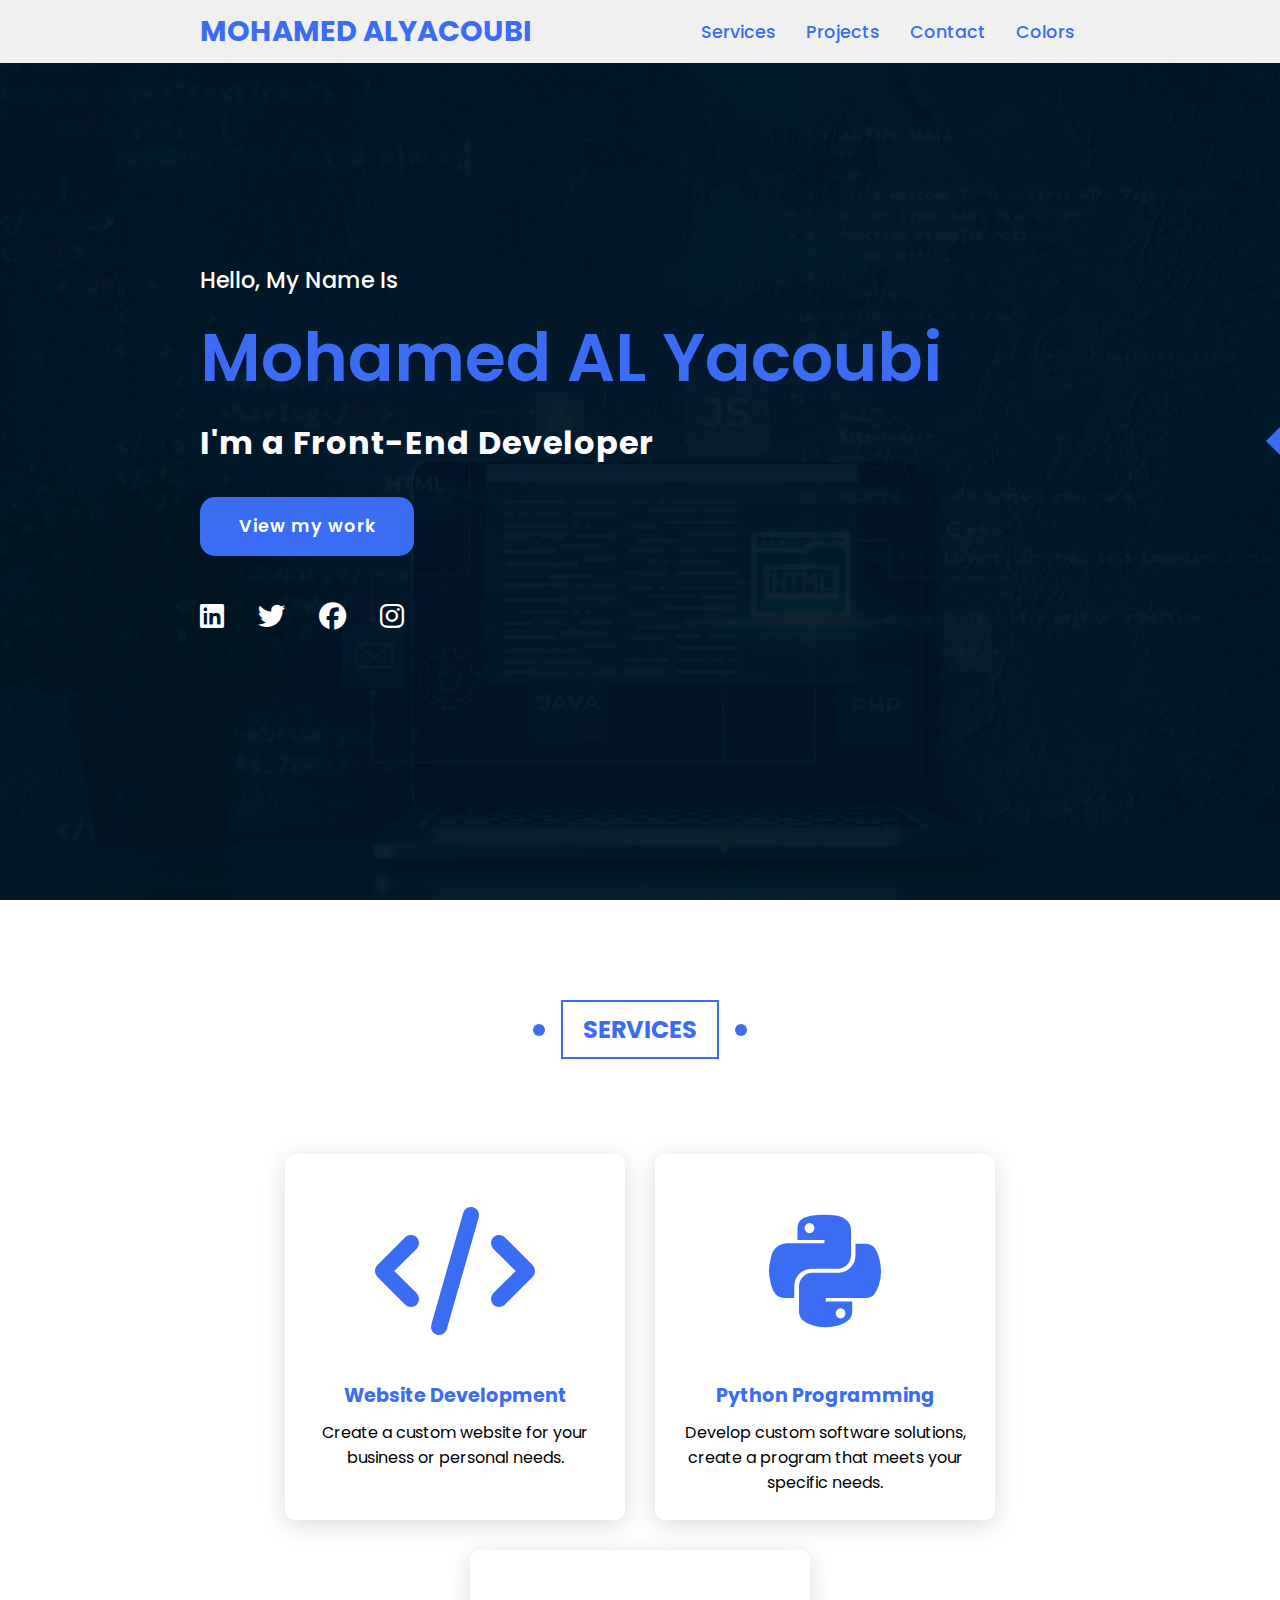
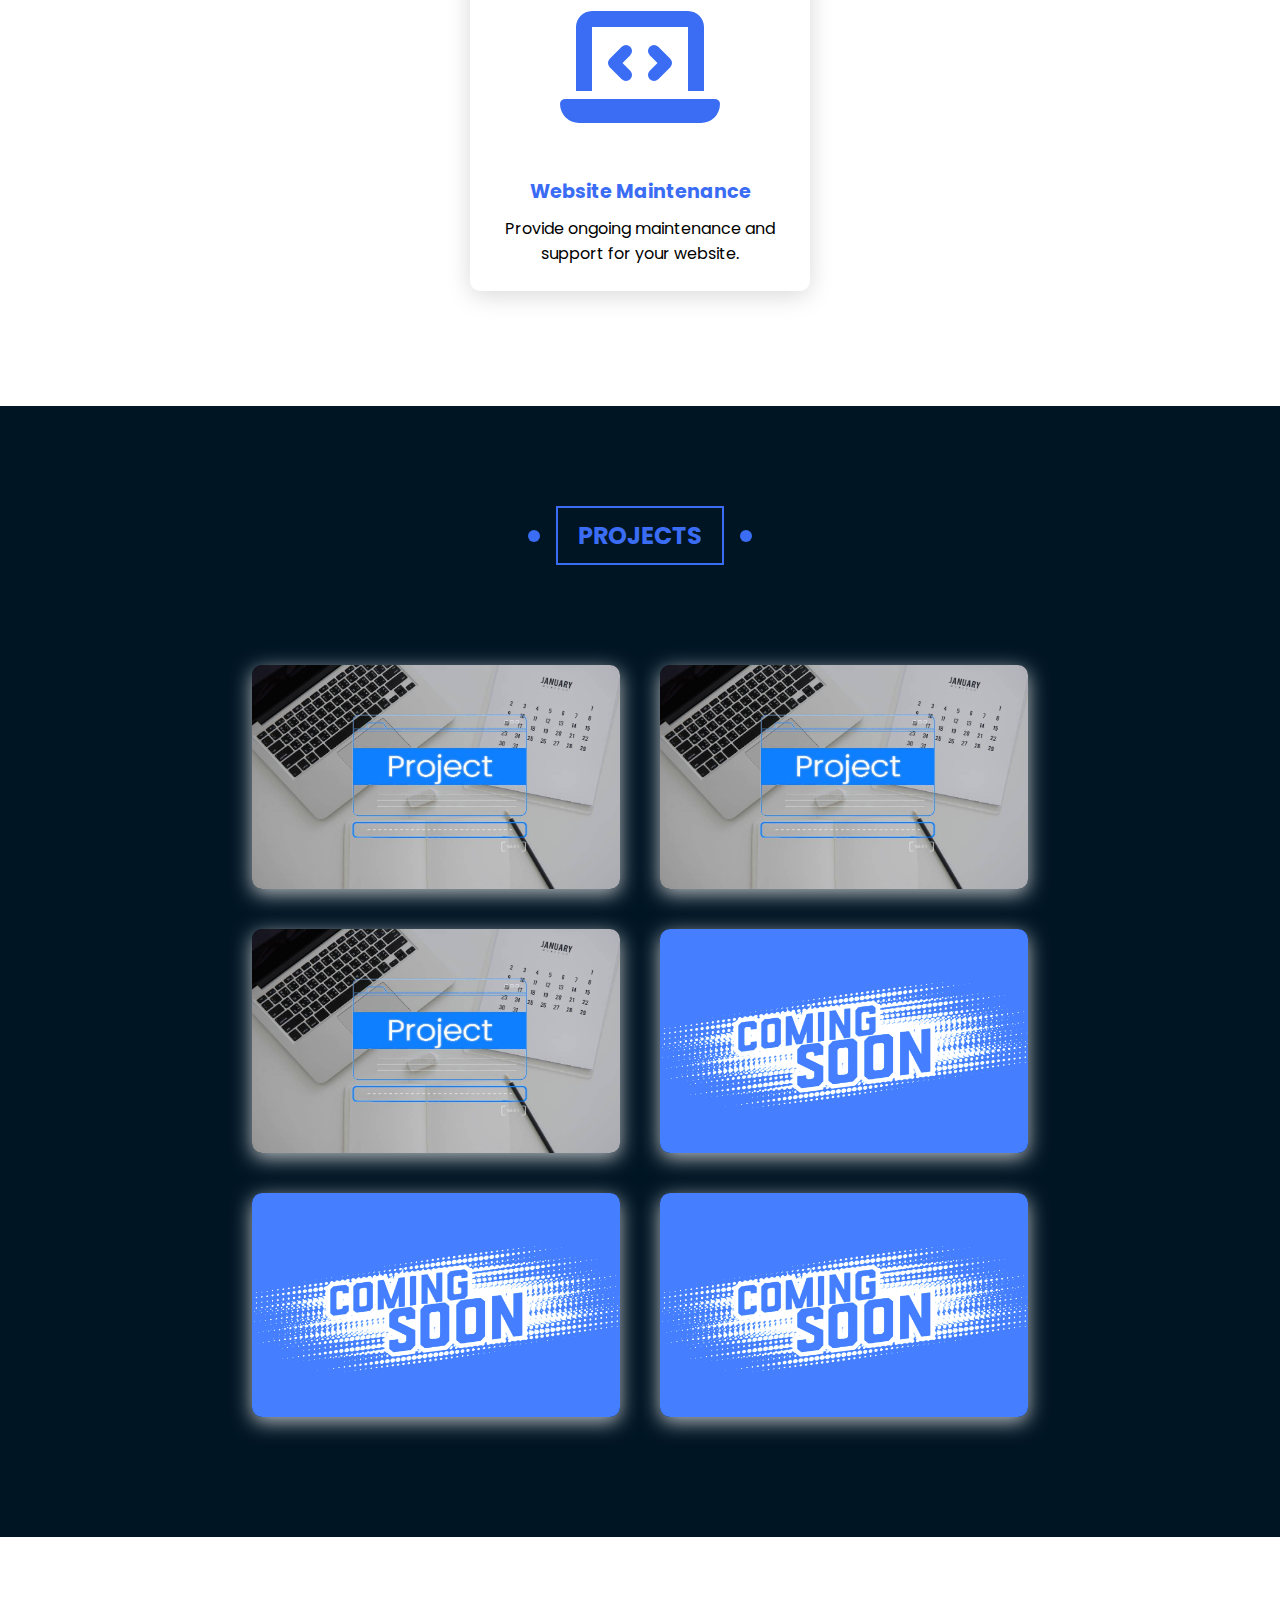
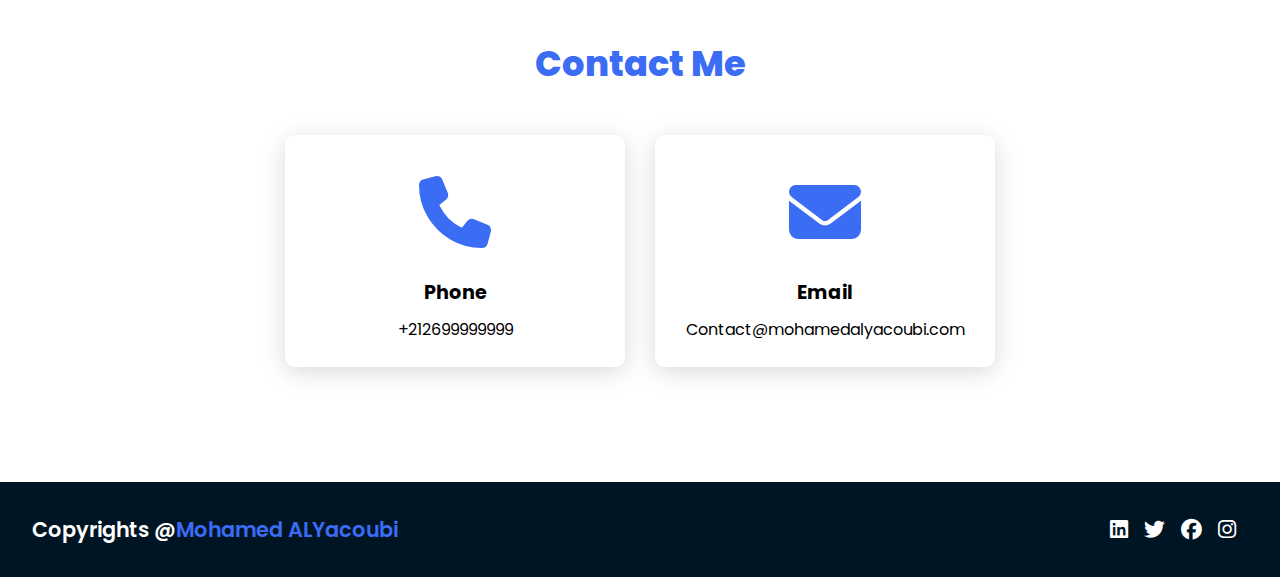
<file: index.html>
<!DOCTYPE html>
<html lang="en">

<head>
    <meta charset="UTF-8">
    <meta http-equiv="X-UA-Compatible" content="IE=edge">
    <meta name="viewport" content="width=device-width, initial-scale=1.0">
    <link rel="stylesheet" href="https://cdnjs.cloudflare.com/ajax/libs/font-awesome/6.3.0/css/all.min.css">
    <meta name="description" content="My Name Is Mohamed Alyacoubi, I'm a Front-End Developer">
    <meta name="keywords"
        content="Portfolio, Mohamed, Alyacoubi, Mohamed Alyacoubi,Alyacoubi Mohamed, Developer, Front End,Back End, HTML, CSS, JavaScript, PHP, PYTHON">
    <meta name="author" content="Mohamed Alyacoubi">
    <link rel="stylesheet" href="style.css">
    <link rel="icon" href="images/DSC_0322.ico">
    <title>Mohamed Al Yacoubi</title>
</head>

<body>
    <header>
        <a href="#" class="logo">Mohamed <span>ALYacoubi</span></a>
        <nav class="navigation">
            <a href="#services">Services</a>
            <a href="#projects">Projects</a>
            <a href="#contact">Contact</a>
            <a href="#" class="headColor">Colors</a>
        </nav>
        <div class="menu">
            <div></div>
            <div></div>
            <div></div>
            <nav class="Navmobile">
                <a href="#services">Services</a>
                <a href="#projects">Projects</a>
                <a href="#contact">Contact</a>
                <a href="#" class="headColor">Colors</a>
            </nav>
        </div>
        <div class="scrolled"></div>
    </header>
    <i class="fa-solid fa-circle-chevron-up upButton"></i>
    <section class="pageColor">
        <div class="color one" data-colorone="#3a6cf4" data-colortwo="#601cfc"></div>
        <div class="color two" data-colorone="#D80032" data-colortwo="#FF6969"></div>
        <div class="color three" data-colorone="#E55604" data-colortwo="#FFB000"></div>
        <div class="color foor" data-colorone="#419197" data-colortwo="#64CCC5"></div>
    </section>

    <section class="main">
        <div class="background-image">
            <img src="images/backgroud2.jpg" alt="">
        </div>
        <div>
            <h2>Hello, My Name Is<br><span>Mohamed AL Yacoubi</span></h2>
            <h3>I'm a Front-End Developer</h3>
            <a href="#projects" class="main-btn">View my work</a>
            <div class="social-icons">
                <a href="#" target="_blank"><i class="fa-brands fa-linkedin"></i></a>
                <a href="#" target="_blank"><i class="fa-brands fa-twitter"></i></a>
                <a href="#" target="_blank"><i class="fa-brands fa-facebook"></i></a>
                <a href="#" target="_blank"><i class="fa-brands fa-instagram"></i></a>
            </div>
        </div>
    </section>

    <section class="cards" id="services">
        <h2 class="main-title">Services</h2>

        <div class="content">

            <div class="card">
                <div class="icon">
                    <i class="fa-solid fa-code"></i>
                </div>
                <div class="info">
                    <h3>Website Development</h3>
                    <p>Create a custom website for your business or personal needs.</p>
                </div>
            </div>

            <div class="card">
                <div class="icon">
                    <i class="fa-brands fa-python"></i>
                </div>
                <div class="info">
                    <h3>Python Programming</h3>
                    <p>Develop custom software solutions, create a program that meets your specific needs.</p>
                </div>
            </div>

            <div class="card">
                <div class="icon">
                    <i class="fa-solid fa-laptop-code"></i>
                </div>
                <div class="info">
                    <h3>Website Maintenance</h3>
                    <p>Provide ongoing maintenance and support for your website.</p>
                </div>
            </div>

        </div>

    </section>

    <section class="projects" id="projects">
        <h2 class="main-title">Projects</h2>

        <div class="content">

            <div class="projects-card">
                <div class="project-image">
                    <img src="images/one.jpg" data-image1="one" data-image2="two" data-image3="three" data-image4="foor"
                        alt="">
                </div>
                <div class="project-info">
                    <p class="project-category">Project MedTek To Shop Laptop & Gaming</p>
                    <strong class="project-title">
                        <span>Project MedTek</span>
                        <a href="project1/product.html" target="_blank" class="more-details">More details</a>
                    </strong>
                </div>
            </div>

            <div class="projects-card soon">
                <div class="project-image">
                    <img src="images/one.jpg" data-image1="one" data-image2="two" data-image3="three" data-image4="foor"
                        alt="">
                </div>
                <div class="project-info">
                    <p class="project-category">Project Two</p>
                    <strong class="project-title">
                        <span>Project Two</span>
                        <a href="project2/index.html" class="more-details" target="_blank">More details</a>
                    </strong>
                </div>
            </div>

            <div class="projects-card soon">
                <div class="project-image">
                    <img src="images/one.jpg" data-image1="one" data-image2="two" data-image3="three" data-image4="foor"
                        alt="">
                </div>
                <div class="project-info">
                    <p class="project-category">Project Three</p>
                    <strong class="project-title">
                        <span>Project Three</span>
                        <a href="project3/index.html" class="more-details" target="_blank">More details</a>
                    </strong>
                </div>
            </div>

            <div class="projects-card soon">
                <div class="project-image">
                    <img src="images/one.png" data-image1="one" data-image2="two" data-image3="three" data-image4="foor"
                        alt="">
                </div>
                <!-- <div class="project-info">
                    <p class="project-category">Project foor</p>
                    <strong class="project-title">
                        <span>Project Three</span>
                        <a href="#" class="more-details" target="_blank">More details</a>
                    </strong>
                </div> -->
            </div>

            <div class="projects-card soon">
                <div class="project-image">
                    <img src="images/one.png" data-image1="one" data-image2="two" data-image3="three" data-image4="foor"
                        alt="">
                </div>
                <!-- <div class="project-info">
                    <p class="project-category">Project five</p>
                    <strong class="project-title">
                        <span>Project Three</span>
                        <a href="#" class="more-details" target="_blank">More details</a>
                    </strong>
                </div> -->
            </div>

            <div class="projects-card soon">
                <div class="project-image">
                    <img src="images/one.png" data-image1="one" data-image2="two" data-image3="three" data-image4="foor"
                        alt="">
                </div>
                <!-- <div class="project-info">
                    <p class="project-category">Project six</p>
                    <strong class="project-title">
                        <span>Project Three</span>
                        <a href="#" class="more-details" target="_blank">More details</a>
                    </strong>
                </div> -->
            </div>
        </div>
    </section>

    <section class="cards contact" id="contact">
        <h2 class="title">Contact Me</h2>

        <div class="content">

            <div class="card">
                <div class="icon">
                    <i class="fa-solid fa-phone"></i>
                </div>
                <div class="info">
                    <h3>Phone</h3>
                    <p>+212699999999</p>
                </div>
            </div>

            <div class="card">
                <div class="icon">
                    <i class="fa-solid fa-envelope"></i>
                </div>
                <div class="info">
                    <h3>Email</h3>
                    <p>Contact@mohamedalyacoubi.com</p>
                </div>
            </div>
        </div>
    </section>

    <footer class="footer">
        <p class="footer-title">Copyrights @<span>Mohamed ALYacoubi</span></p>
        <div class="social-icons">
            <a href="#" target="_blank"><i class="fa-brands fa-linkedin"></i></a>
            <a href="#" target="_blank"><i class="fa-brands fa-twitter"></i></a>
            <a href="#" target="_blank"><i class="fa-brands fa-facebook"></i></a>
            <a href="#" target="_blank"><i class="fa-brands fa-instagram"></i></a>
        </div>
    </footer>
    <script src="script.js"></script>
</body>

</html>
</file>
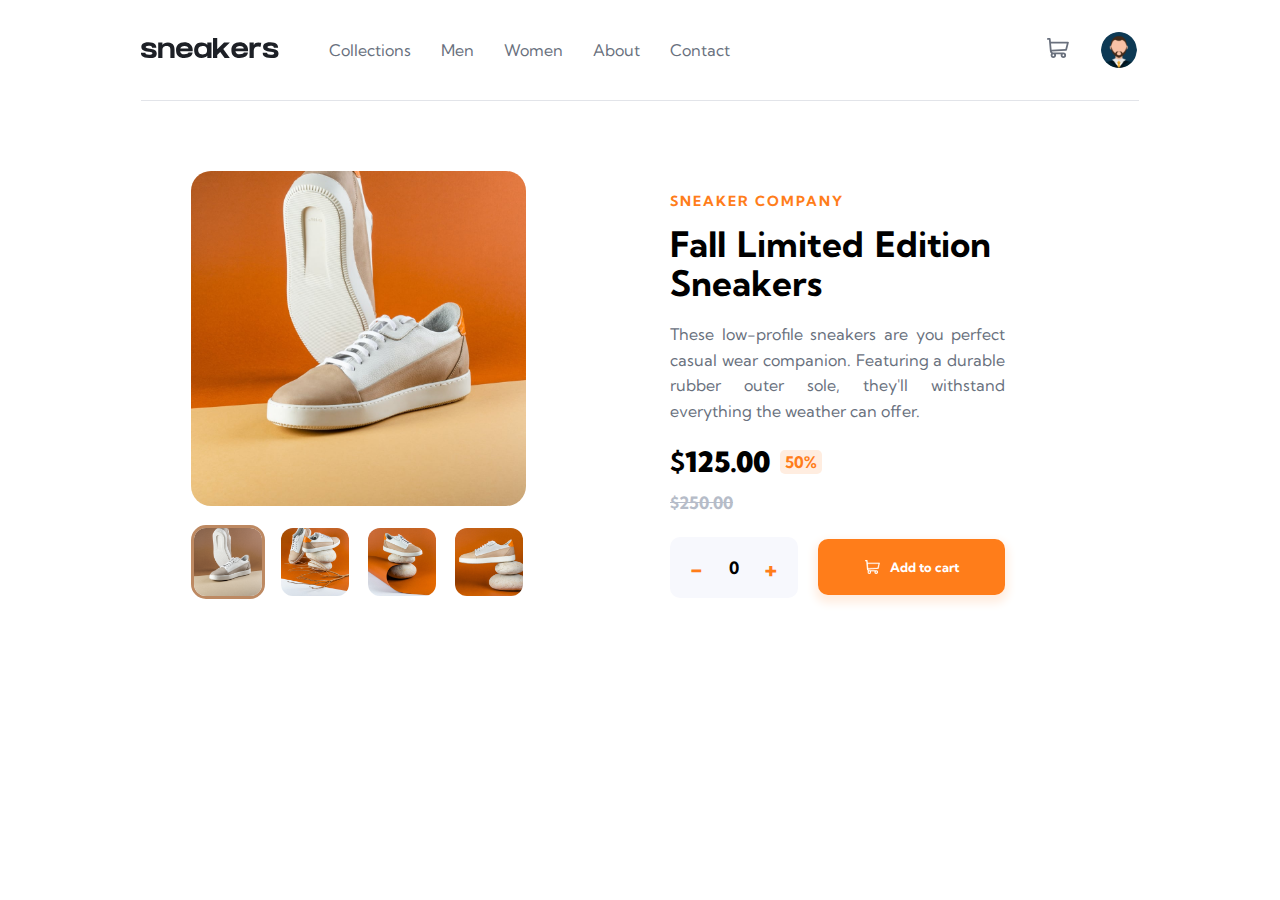
<file: project3/index.html>
<!DOCTYPE html>
<html lang="en">

<head>
    <meta charset="UTF-8">
    <meta name="viewport" content="width=device-width, initial-scale=1.0">
    <title>Ecommerce</title>
    <link rel="shortcut icon" href="images/favicon-32x32.png" type="image/x-icon">
    <link rel="preconnect" href="https://fonts.googleapis.com">
    <link rel="preconnect" href="https://fonts.gstatic.com" crossorigin>
    <link href="https://fonts.googleapis.com/css2?family=Kumbh+Sans:wght@400;700&display=swap" rel="stylesheet">
    <link rel="stylesheet" href="style.css">
</head>

<body>
    <div class="overlay"></div>
    <header>
        <ul class="mobilelinks">
            <li>Collections</li>
            <li>Men</li>
            <li>Women</li>
            <li>About</li>
            <li>Contact</li>
        </ul>
        <div class="container">
            <div class="cart">
                <h3>Cart</h3>
                <div class="shopping">
                    <p class="emptytext">Your cart is empty.</p>
                    <div class="orderd">
                        <div class="orderProduct">
                            <img src="" alt="">
                            <div class="info">
                                <h4></h4>
                                <h4>$<span></span> x <span></span> <strong>$</strong><b></b></h4>
                            </div>
                            <img src="images/icon-delete.svg" alt="">
                        </div>
                        <button>Checkout</button>
                    </div>
                </div>
            </div>
            <div class="nav">
                <div class="menu">
                    <img class="active" src="images/icon-menu.svg" />
                    <img src="images/icon-close.svg" />
                </div>
                <div class="logo">
                    <img src="images/logo.svg" />
                </div>
                <ul class="links">
                    <li>Collections</li>
                    <li>Men</li>
                    <li>Women</li>
                    <li>About</li>
                    <li>Contact</li>
                </ul>
            </div>
            <div class="shop">
                <div class="imageshop">
                    <span></span>
                    <img src="images/icon-cart.svg" />
                </div>
                <img src="images/image-avatar.png" />
            </div>
        </div>
    </header>


    <section>
        <div class="imagethumbnail">
            <div class="nextprev">
                <img class="next" src="images/icon-previous.svg" />
                <img class="preview" src="images/icon-next.svg" />
            </div>
            <img class="close" src="images/icon-close.png">
            <div class="thumbimages">
                <div class="imagethumbnailproduct">
                    <img src="images/image-product-1.jpg" />
                </div>
                <div class="otherimagethumbnail">
                    <img class="active" src="images/image-product-1.jpg" />
                    <img src="images/image-product-2.jpg" />
                    <img src="images/image-product-3.jpg" />
                    <img src="images/image-product-4.jpg" />
                </div>
            </div>
        </div>

        <div class="container">
            <div class="images">
                <div class="imageproduct">
                    <img src="images/image-product-1.jpg" />
                </div>
                <div class="otherimages">
                    <img class="active" src="images/image-product-1.jpg" />
                    <img src="images/image-product-2.jpg" />
                    <img src="images/image-product-3.jpg" />
                    <img src="images/image-product-4.jpg" />
                </div>
            </div>

            <div class="content">
                <h3>Sneaker Company</h3>
                <h1>Fall Limited Edition Sneakers</h1>
                <p>These low-profile sneakers are you perfect casual wear companion. Featuring a durable rubber outer
                    sole, they'll withstand everything the weather can offer.</p>
                <div class="price">
                    <h2>$<b>125.00</b> <span>50%</span></h2>
                    <p><del>$250.00</del></p>
                </div>
                <div class="btnshop">
                    <div class="quantite">
                        <span>-</span>
                        <span>0</span>
                        <span>+</span>
                    </div>
                    <div class="addtocart">
                        <img src="images/icon-cart2.png" />
                        <span>Add to cart</span>
                    </div>
                </div>
            </div>
        </div>
    </section>
    <script src="script.js"></script>
</body>

</html>
</file>
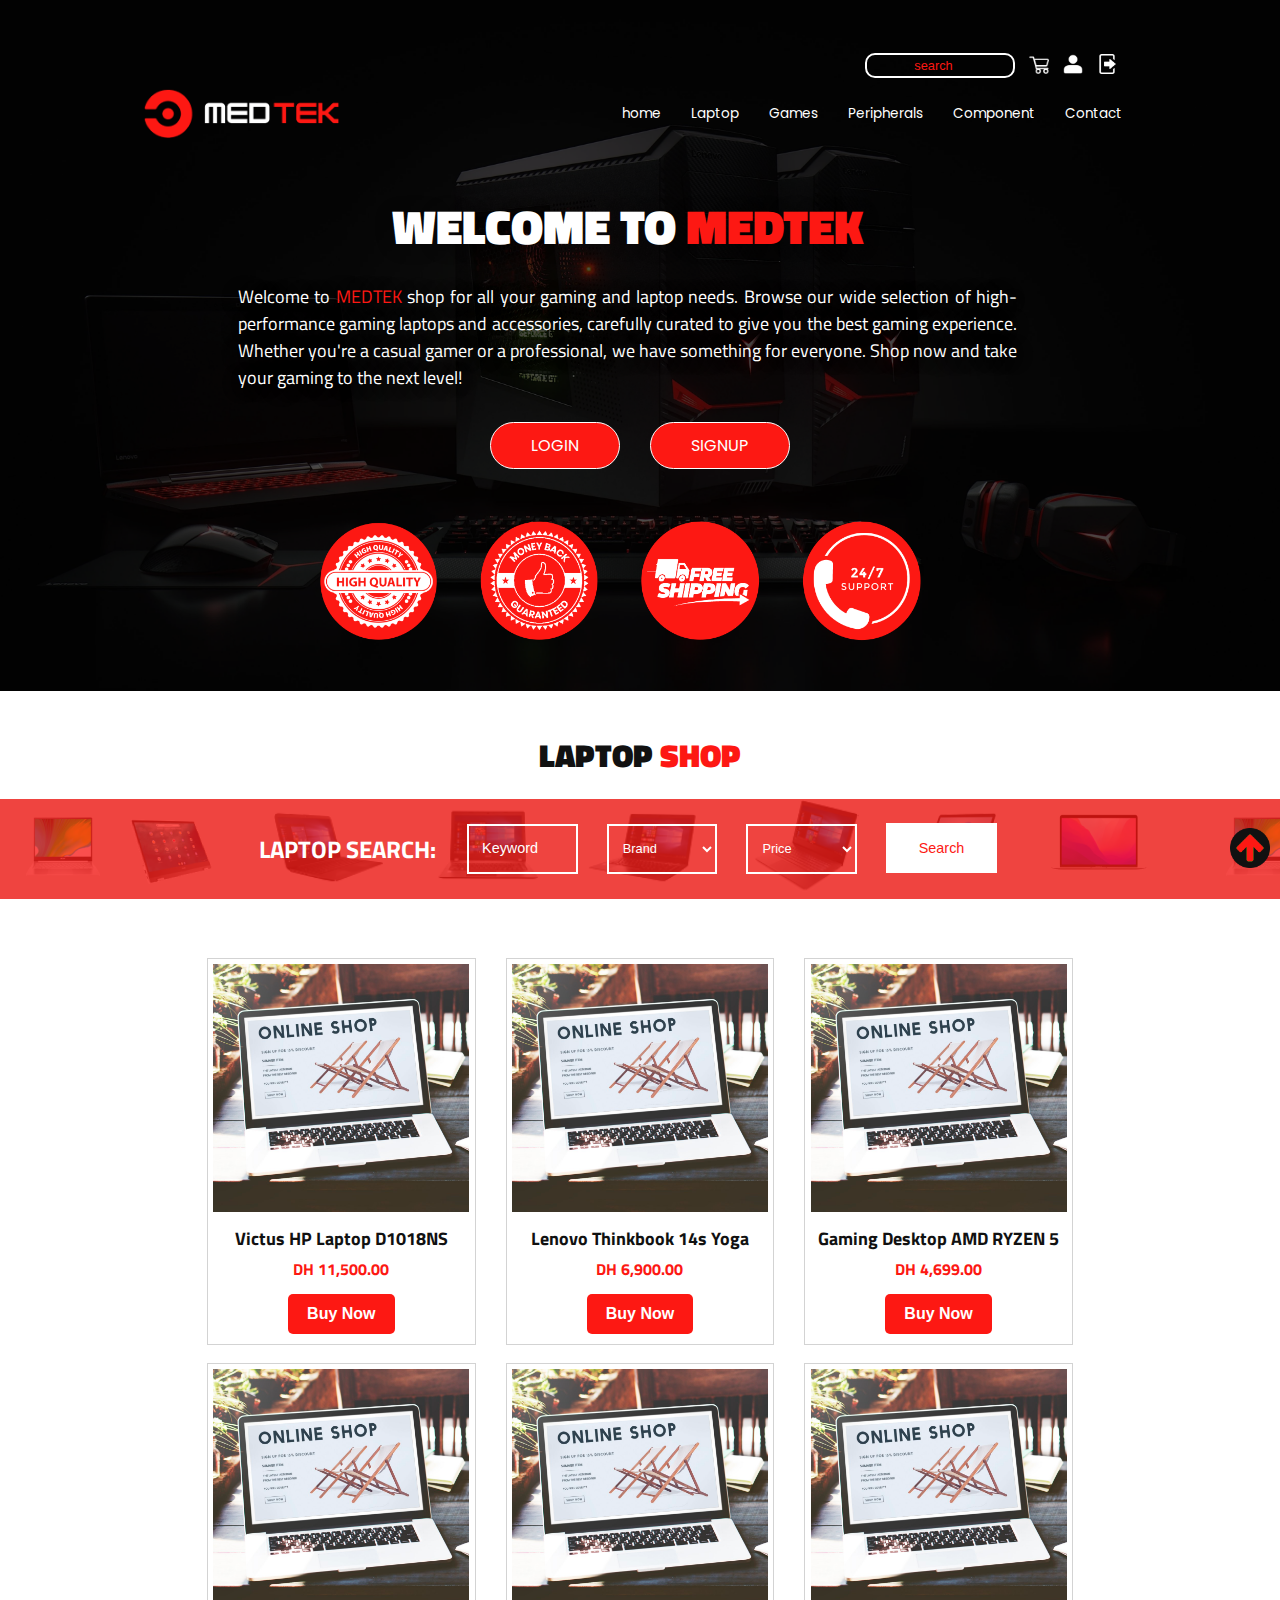
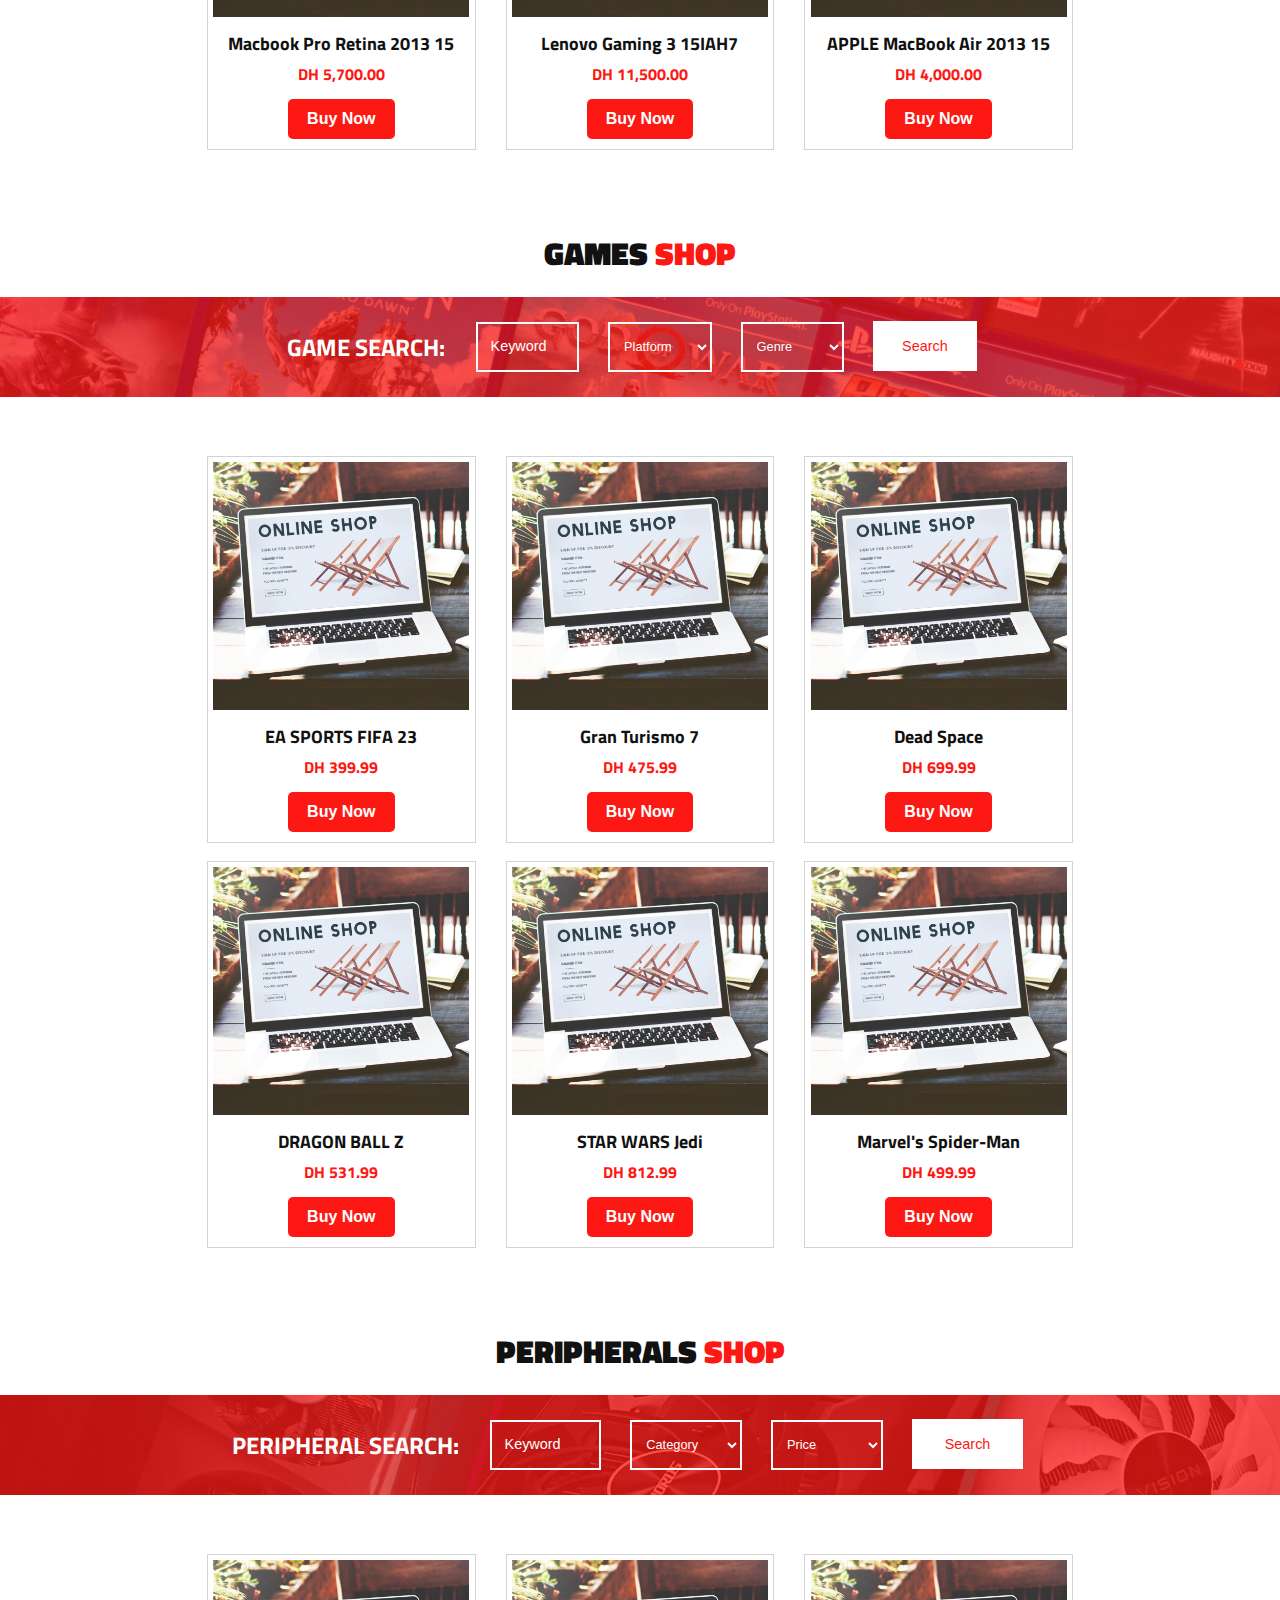
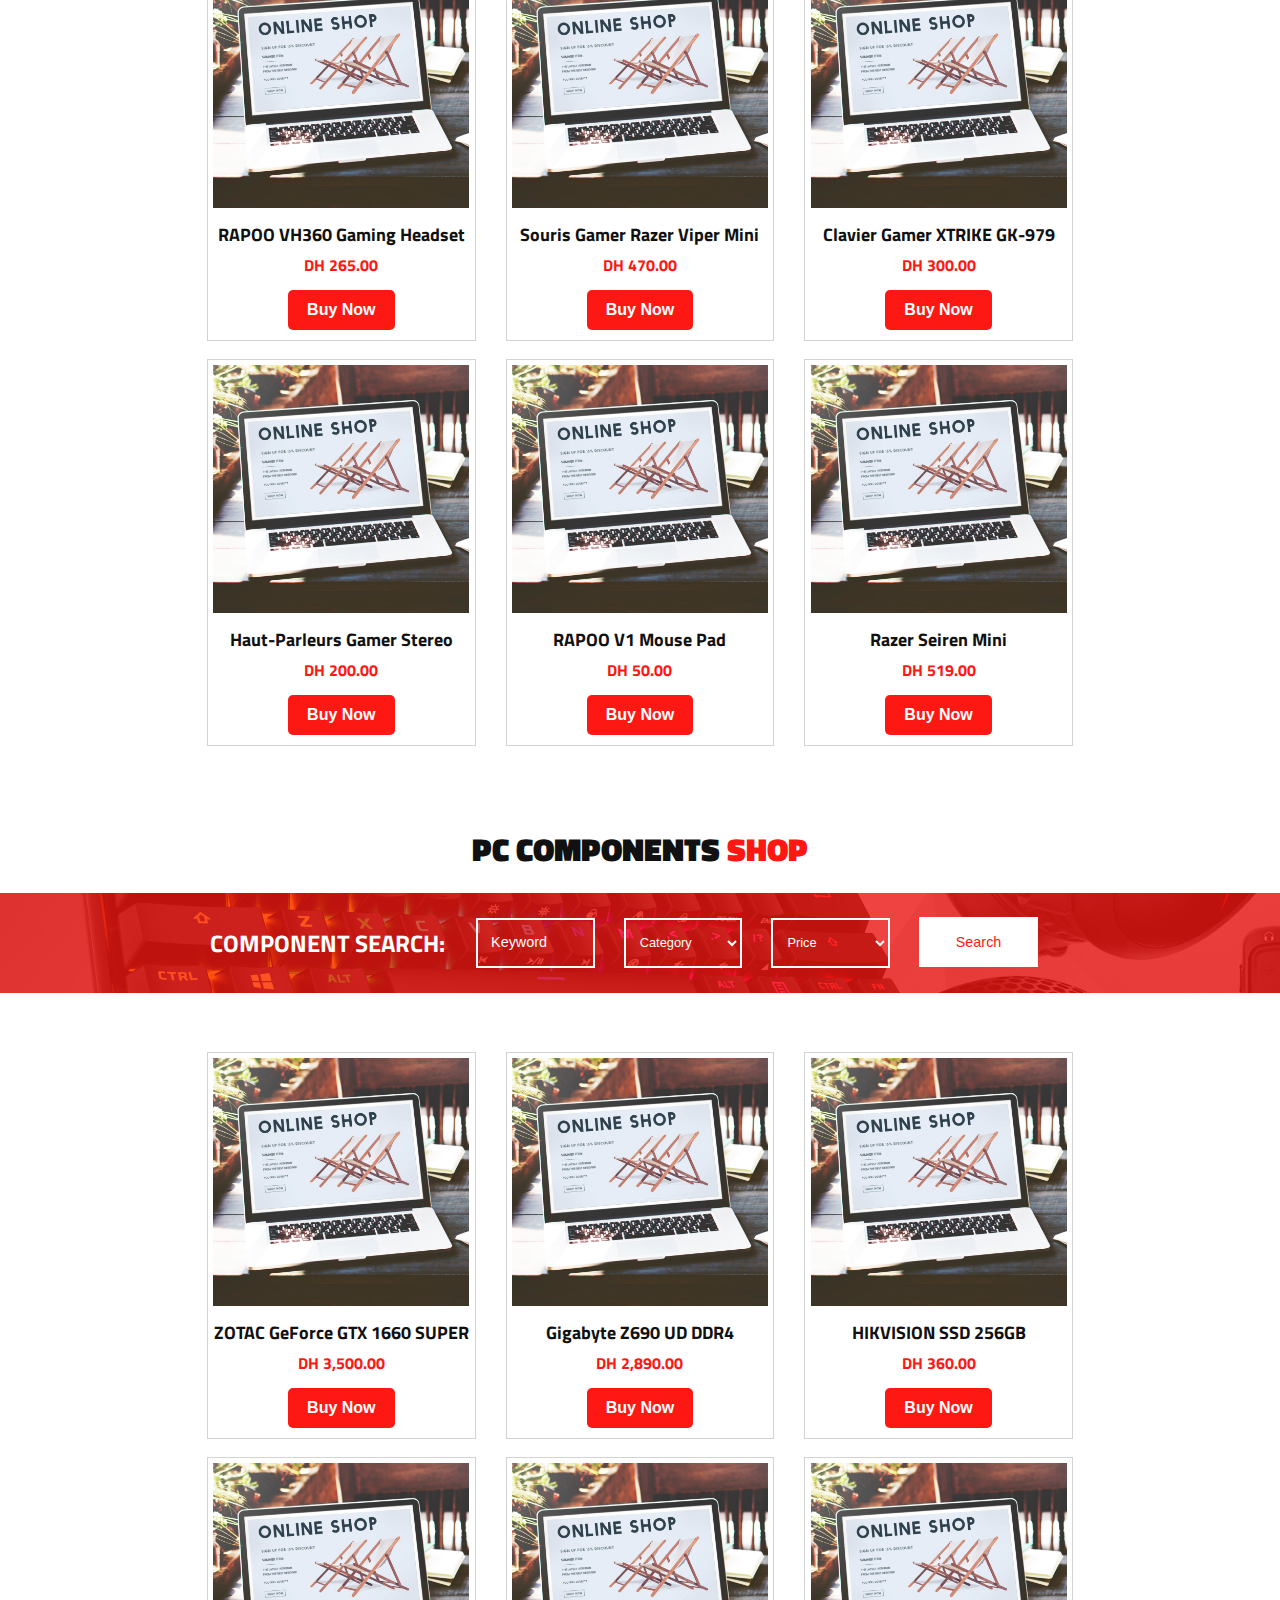
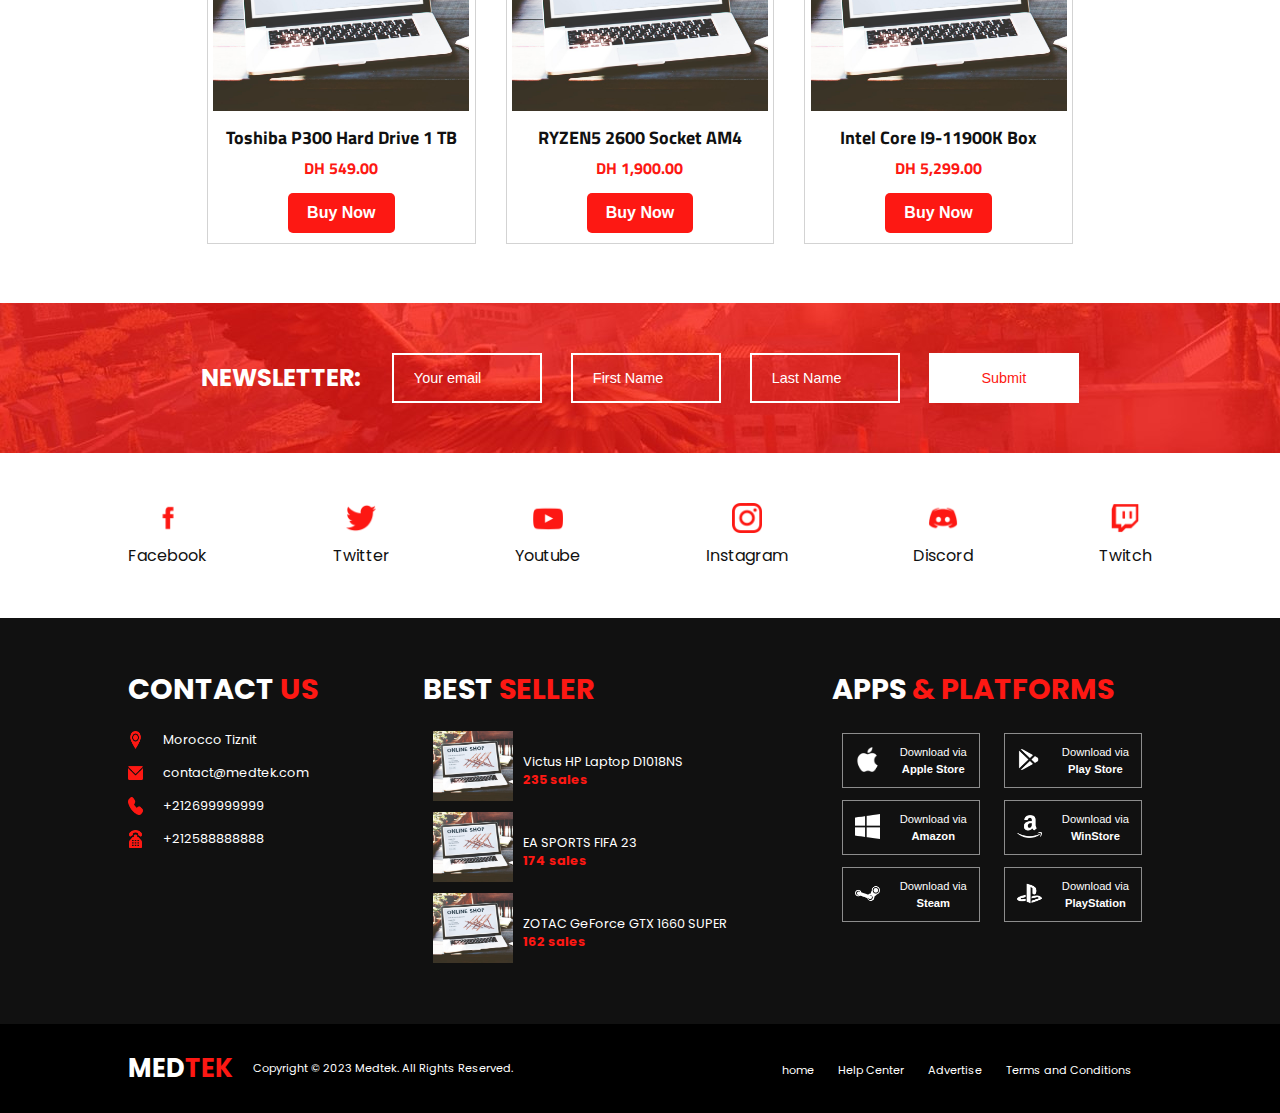
<file: project1/product.html>
<!DOCTYPE html>
<html lang="en">

<head>
    <meta charset="UTF-8">
    <meta http-equiv="X-UA-Compatible" content="IE=edge">
    <meta name="viewport" content="width=device-width, initial-scale=1.0">
    <title>MedTek | Gaming</title>
    <link rel="stylesheet" href="product.css">
    <link rel="icon" href="icons/icon3.ico">
    <link rel="preconnect" href="https://fonts.googleapis.com">
    <link rel="preconnect" href="https://fonts.gstatic.com" crossorigin>
    <link
        href="https://fonts.googleapis.com/css2?family=Poppins:wght@100;200;300;400;500;600;700;800;900&family=Titillium+Web:wght@200;300;400;600;700;900&display=swap"
        rel="stylesheet">
</head>

<body>
    <span id="up"></span>
    <header>
        <section>
            <div class="socail">
                <input type="search" placeholder="search" />
                <a href="#"><img src="icons/shop.png"></a>
                <a href="#"><img src="icons/profile.png"></a>
                <a href="#"><img src="icons/logout.png"></a>
            </div>
        </section>
        <nav>
            <div class="logo">
                <a href="product.html">
                    <img src="icons/logo.png" alt="">
                </a>
            </div>
            <div class="navbar">
                <input type="checkbox" class="menumedia">
                <div class="checkmenu"></div>
                <ul class="menu">
                    <li><a href="product.html">home</a></li>
                    <li><a href="#lap">Laptop</a></li>
                    <li><a href="#game">Games</a></li>
                    <li><a href="#peri">Peripherals</a></li>
                    <li><a href="#comp">Component</a></li>
                    <li><a href="#contact">Contact</a></li>
                </ul>
            </div>
        </nav>
        <section class="about">
            <h1>WELCOME TO <span>MEDTEK</span></h1>
            <p>Welcome to <span>MEDTEK</span> shop for all your gaming and laptop needs. Browse our wide selection of
                high-performance gaming laptops and accessories, carefully curated to give you the best gaming
                experience. Whether you're a casual gamer or a professional, we have something for everyone. Shop now
                and take your gaming to the next level!</p>
            <p>Welcome to <span>MEDTEK</span> shop for all your gaming and laptop needs. Browse our wide selection of
                high-performance gaming laptops and accessories</p>
        </section>

        <div class="logsign">
            <a class="login" href="#">LOGIN</a>
            <a class="signup" href="#">SIGNUP</a>
        </div>

        <div class="quality">
            <img src="background/guaranted2.png" alt="">
            <img src="background/quality2.png" alt="">
            <img src="background/shipping2.png" alt="">
            <img src="background/call2.png" alt="">
        </div>

        <div class="up">
            <a href="#up"><img src="icons/up.png"></a>
        </div>
    </header>


    <main>
        <section class="backlaptop">
            <h1>LAPTOP <span>SHOP</span>
                <div class="transform"></div>
            </h1>
            <div id="lap" class="seachlap">
                <h2>LAPTOP SEARCH: </h2>
                <form method="get" action="">
                    <input type="text" placeholder="Keyword" />
                    <select name="Brands">
                        <option value="searchall">Brand</option>
                        <option value="empty"></option>
                        <option value="microsoft">Microsoft</option>
                        <option value="macbook">MacBook</option>
                        <option value="Asus">Asus</option>
                        <option value="acer">Acer</option>
                        <option value="samsung">Samsung</option>
                        <option value="hp">Hp</option>
                        <option value="lenovo">Lenovo</option>
                    </select>
                    <select name="price">
                        <option value="searchall">Price</option>
                        <option value="empty"></option>
                        <option value="priceone">1000dh - 3000dh</option>
                        <option value="pricetwo">3000dh - 6000dh</option>
                        <option value="pricethree">6000dh - 10000dh</option>
                        <option value="pricefoor">More Than 10000dh</option>
                    </select>
                    <button type="submit">Search</button>
                </form>
            </div>

            <section class="lapshop">
                <article>
                    <a href="#"><img src="siteimages/product.jpg"></a>
                    <a href="#">
                        <h2>Victus HP Laptop D1018NS</h2>
                    </a>
                    <h3>DH 11,500.00</h3>
                    <a href="#"><button>Buy Now</button></a>
                </article>
                <article>
                    <a href=""><img src="siteimages/product.jpg"></a>
                    <a href="">
                        <h2>Lenovo Thinkbook 14s Yoga</h2>
                    </a>
                    <h3>DH 6,900.00</h3>
                    <button>Buy Now</button>
                </article>
                <article>
                    <a href=""><img src="siteimages/product.jpg"></a>
                    <a href="">
                        <h2>Gaming Desktop AMD RYZEN 5</h2>
                    </a>
                    <h3>DH 4,699.00</h3>
                    <button>Buy Now</button>
                </article>
                <article>
                    <a href=""><img src="siteimages/product.jpg"></a>
                    <a href="">
                        <h2>Macbook Pro Retina 2013 15</h2>
                    </a>
                    <h3>DH 5,700.00</h3>
                    <button>Buy Now</button>
                </article>
                <article>
                    <a href=""><img src="siteimages/product.jpg"></a>
                    <a href="">
                        <h2>Lenovo Gaming 3 15IAH7</h2>
                    </a>
                    <h3>DH 11,500.00</h3>
                    <button>Buy Now</button>
                </article>
                <article>
                    <a href=""><img src="siteimages/product.jpg"></a>
                    <a href="">
                        <h2>APPLE MacBook Air 2013 15</h2>
                    </a>
                    <h3>DH 4,000.00</h3>
                    <button>Buy Now</button>
                </article>
            </section>
        </section>

        <section>
            <h1>GAMES <span>SHOP</span></h1>
            <div id="game" class="seachgame">
                <h2>GAME SEARCH: </h2>
                <form method="get" action="">
                    <input type="text" placeholder="Keyword" />
                    <select name="platfrom">
                        <option value="searchall">Platform</option>
                        <option value="empty"></option>
                        <option value="windows">Windows</option>
                        <option value="Playstation4">Playstation 4</option>
                        <option value="PlayStation5">PlayStation 5</option>
                        <option value="origin">Origin</option>
                        <option value="Xboxone">Xbox One</option>
                    </select>
                    <select name="genre">
                        <option value="searchall">Genre</option>
                        <option value="empty"></option>
                        <option value="action">Action</option>
                        <option value="adventure">Adventure</option>
                        <option value="sport">Sport</option>
                        <option value="racing">Racing</option>
                    </select>
                    <button type="submit">Search</button>
                </form>
            </div>
            <section class="lapshop">
                <article>
                    <a href=""><img src="siteimages/product.jpg"></a>
                    <a href="">
                        <h2>EA SPORTS FIFA 23</h2>
                    </a>
                    <h3>DH 399.99</h3>
                    <button>Buy Now</button>
                </article>
                <article>
                    <a href=""><img src="siteimages/product.jpg"></a>
                    <a href="">
                        <h2>Gran Turismo 7</h2>
                    </a>
                    <h3>DH 475.99</h3>
                    <button>Buy Now</button>
                </article>
                <article>
                    <a href=""><img src="siteimages/product.jpg"></a>
                    <a href="">
                        <h2>Dead Space</h2>
                    </a>
                    <h3>DH 699.99</h3>
                    <button>Buy Now</button>
                </article>
                <article>
                    <a href=""><img src="siteimages/product.jpg"></a>
                    <a href="">
                        <h2>DRAGON BALL Z</h2>
                    </a>
                    <h3>DH 531.99</h3>
                    <button>Buy Now</button>
                </article>
                <article>
                    <a href=""><img src="siteimages/product.jpg"></a>
                    <a href="">
                        <h2>STAR WARS Jedi</h2>
                    </a>
                    <h3>DH 812.99</h3>
                    <button>Buy Now</button>
                </article>
                <article>
                    <a href=""><img src="siteimages/product.jpg"></a>
                    <a href="">
                        <h2>Marvel's Spider-Man</h2>
                    </a>
                    <h3>DH 499.99</h3>
                    <button>Buy Now</button>
                </article>
            </section>
        </section>

        <section>
            <h1>PERIPHERALS <span>SHOP</span></h1>
            <div id="peri" class="seachperi">
                <h2>PERIPHERAL SEARCH: </h2>
                <form method="get" action="">
                    <input type="text" placeholder="Keyword" />
                    <select name="categories">
                        <option value="searchall">Category</option>
                        <option value="empty"></option>
                        <option value="keyboard">Keyboard</option>
                        <option value="mouse">Mouse</option>
                        <option value="headset">Headset</option>
                        <option value="microphone">Microphone</option>
                    </select>
                    <select name="price">
                        <option value="searchall">Price</option>
                        <option value="empty"></option>
                        <option value="priceone">Less Than 500dh</option>
                        <option value="priceone">500dh - 1000dh</option>
                        <option value="pricetwo">1000dh - 2000dh</option>
                        <option value="pricethree">2000dh - 3000dh</option>
                        <option value="pricefoor">More Than 3000dh</option>
                    </select>
                    <button type="submit">Search</button>
                </form>
            </div>

            <section class="lapshop">
                <article>
                    <a href=""><img src="siteimages/product.jpg"></a>
                    <a href="">
                        <h2>RAPOO VH360 Gaming Headset</h2>
                    </a>
                    <h3>DH 265.00</h3>
                    <button>Buy Now</button>
                </article>
                <article>
                    <a href=""><img src="siteimages/product.jpg"></a>
                    <a href="">
                        <h2>Souris Gamer Razer Viper Mini</h2>
                    </a>
                    <h3>DH 470.00</h3>
                    <button>Buy Now</button>
                </article>
                <article>
                    <a href=""><img src="siteimages/product.jpg"></a>
                    <a href="">
                        <h2>Clavier Gamer XTRIKE GK-979</h2>
                    </a>
                    <h3>DH 300.00</h3>
                    <button>Buy Now</button>
                </article>
                <article>
                    <a href=""><img src="siteimages/product.jpg"></a>
                    <a href="">
                        <h2>Haut-Parleurs Gamer Stereo</h2>
                    </a>
                    <h3>DH 200.00</h3>
                    <button>Buy Now</button>
                </article>
                <article>
                    <a href=""><img src="siteimages/product.jpg"></a>
                    <a href="">
                        <h2>RAPOO V1 Mouse Pad</h2>
                    </a>
                    <h3>DH 50.00</h3>
                    <button>Buy Now</button>
                </article>
                <article>
                    <a href=""><img src="siteimages/product.jpg"></a>
                    <a href="">
                        <h2>Razer Seiren Mini</h2>
                    </a>
                    <h3>DH 519.00</h3>
                    <button>Buy Now</button>
                </article>
            </section>
        </section>

        <section>
            <h1>PC COMPONENTS <span>SHOP</span></h1>
            <div id="comp" class="seachcomp">
                <h2>COMPONENT SEARCH: </h2>
                <form method="get" action="">
                    <input type="text" placeholder="Keyword" />
                    <select name="categories">
                        <option value="searchall">Category</option>
                        <option value="empty"></option>
                        <option value="cartegraphics">Carte Graphiques</option>
                        <option value="processeur">Processeur</option>
                        <option value="stockage">Stockage</option>
                        <option value="cartemere">Carte Mere</option>
                    </select>
                    <select name="price">
                        <option value="searchall">Price</option>
                        <option value="empty"></option>
                        <option value="priceone">Less Than 500dh</option>
                        <option value="priceone">500dh - 1000dh</option>
                        <option value="pricetwo">1000dh - 2000dh</option>
                        <option value="pricethree">2000dh - 3000dh</option>
                        <option value="pricefoor">More Than 3000dh</option>
                    </select>
                    <button type="submit">Search</button>
                </form>
            </div>

            <section class="lapshop">
                <article>
                    <a href=""><img src="siteimages/product.jpg"></a>
                    <a href="">
                        <h2>ZOTAC GeForce GTX 1660 SUPER</h2>
                    </a>
                    <h3>DH 3,500.00</h3>
                    <button>Buy Now</button>
                </article>
                <article>
                    <a href=""><img src="siteimages/product.jpg"></a>
                    <a href="">
                        <h2>Gigabyte Z690 UD DDR4</h2>
                    </a>
                    <h3>DH 2,890.00</h3>
                    <button>Buy Now</button>
                </article>
                <article>
                    <a href=""><img src="siteimages/product.jpg"></a>
                    <a href="">
                        <h2>HIKVISION SSD 256GB</h2>
                    </a>
                    <h3>DH 360.00</h3>
                    <button>Buy Now</button>
                </article>
                <article>
                    <a href=""><img src="siteimages/product.jpg"></a>
                    <a href="">
                        <h2>Toshiba P300 Hard Drive 1 TB</h2>
                    </a>
                    <h3>DH 549.00</h3>
                    <button>Buy Now</button>
                </article>
                <article>
                    <a href=""><img src="siteimages/product.jpg"></a>
                    <a href="">
                        <h2>RYZEN5 2600 Socket AM4</h2>
                    </a>
                    <h3>DH 1,900.00</h3>
                    <button>Buy Now</button>
                </article>
                <article>
                    <a href=""><img src="siteimages/product.jpg"></a>
                    <a href="">
                        <h2>Intel Core I9-11900K Box</h2>
                    </a>
                    <h3>DH 5,299.00</h3>
                    <button>Buy Now</button>
                </article>
            </section>
    </main>


    <footer>
        <section class="newsletter">
            <h1>NEWSLETTER:</h1>
            <form method="get" action="">
                <input type="email" placeholder="Your email" />
                <input type="text" placeholder="First Name" />
                <input type="tex" placeholder="Last Name" />
                <button type="submit">Submit</button>
            </form>
        </section>
        <section class="social">
            <div class="fb">
                <div class="pdfb"><img src="icons/facebook.png" /></div>
                <div><a href="#" title="facebook">Facebook</a></div>
            </div>
            <div class="twitter">
                <div class="pdtw"><img src="icons/twitter.png" /></div>
                <div><a href="#" title="Twitter">Twitter</a></div>
            </div>
            <div class="youtube">
                <div class="pdyou"><img src="icons/youtube.png" /></div>
                <div><a href="#" title="Youtube">Youtube</a></div>
            </div>
            <div class="instagram">
                <div class="pdins"><img src="icons/instagram.png" /></div>
                <div><a href="#" title="Instagram">Instagram</a></div>
            </div>
            <div class="discord">
                <div class="pdds"><img src="icons/discord.png" /></div>
                <div><a href="#" title="Discord">Discord</a></div>
            </div>
            <div class="twitch">
                <div class="pdth"><img src="icons/twitch.png" /></div>
                <div><a href="#" title="Twitch">Twitch</a></div>
            </div>
        </section>
        <section class="platform">

            <div class="contact" id="contact">
                <div>
                    <h1>CONTACT <SPAN>US</SPAN></h1>
                </div>
                <div class="marg">
                    <img src="icons/gps.png">
                    <div>Morocco Tiznit</div>
                </div>
                <div class="marg">
                    <img src="icons/mail.png">
                    <div>contact@medtek.com</div>
                </div>
                <div class="marg">
                    <img src="icons/call.png">
                    <div>+212699999999</div>
                </div>
                <div class="marg">
                    <img src="icons/phone.png">
                    <div>+212588888888</div>
                </div>
            </div>


            <div class="bestbying">
                <h1>BEST <SPAN>SELLER</SPAN></h1>
                <div class="parent">
                    <div><img src="siteimages/product.jpg"></div>
                    <div class="title">Victus HP Laptop D1018NS<br><span>235 sales</span></div>
                </div>
                <div class="parent">
                    <div><img src="siteimages/product.jpg"></div>
                    <div class="title">EA SPORTS FIFA 23<br><span>174 sales</span></div>
                </div>
                <div class="parent">
                    <div><img src="siteimages/product.jpg"></div>
                    <div class="title">ZOTAC GeForce GTX 1660 SUPER<br><span>162 sales</span></div>
                </div>

            </div>


            <div class="download">
                <h1>APPS <SPAN>& PLATFORMS</SPAN></h1>
                <div>
                    <button>
                        <div class="appplatform">
                            <div><img src="icons/apple.png"></div>
                            <div>
                                <div class="parag">Download via</div>
                                <div><b>Apple Store</b></div>
                            </div>
                        </div>
                    </button>
                    <button>
                        <div class="appplatform">
                            <div><img src="icons/playstore.png"></div>
                            <div>
                                <div class="parag">Download via</div>
                                <div><b>Play Store</b></div>
                            </div>
                        </div>
                    </button>
                </div>
                <div>
                    <button>
                        <div class="appplatform">
                            <div><img src="icons/amazon.png"></div>
                            <div>
                                <div class="parag">Download via</div>
                                <div><b>Amazon</b></div>
                            </div>
                        </div>
                    </button>
                    <button>
                        <div class="appplatform">
                            <div><img src="icons/windows.png"></div>
                            <div>
                                <div class="parag">Download via</div>
                                <div><b>WinStore</b></div>
                            </div>
                        </div>
                    </button>
                </div>
                <div>
                    <button>
                        <div class="appplatform">
                            <div><img src="icons/steam.png"></div>
                            <div>
                                <div class="parag">Download via</div>
                                <div><b>Steam</b></div>
                            </div>
                        </div>
                    </button>
                    <button>
                        <div class="appplatform">
                            <div><img src="icons/playstation.png"></div>
                            <div>
                                <div class="parag">Download via</div>
                                <div><b>PlayStation</b></div>
                            </div>
                        </div>
                    </button>
                </div>

            </div>


        </section>
        <section class="copyright">
            <div class="log">
                <a href="product.html">
                    <h1>MED<span>TEK</span></h1>
                </a>
                <p>Copyright © 2023 Medtek. All Rights Reserved.</p>
            </div>
            <div class="terms">
                <ul>
                    <li><a href="product.html">home</a></li>
                    <li><a href="#contact">Help Center</a></li>
                    <li><a href="">Advertise</a></li>
                    <li><a href="">Terms and Conditions</a></li>
                </ul>
            </div>
        </section>
    </footer>
</body>

</html>
</file>
<file: style.css>
@import url('https://fonts.googleapis.com/css2?family=Poppins:wght@100;200;300;400;500;600;700;800;900&display=swap');

* {
    font-family: 'Poppins', sans-serif;
    margin: 0;
    padding: 0;
    box-sizing: border-box;
    scroll-behavior: smooth;
    text-decoration: none;
}

:root {
    --mainColor: #3a6cf4;
    --secondColor: #601cfc;
}

/* Main Title */


/* Menu */

.menu {
    display: none;
    flex-direction: column;
    gap: 4px;
    position: relative;
    cursor: pointer;
}

.menu div {
    height: 3px;
    width: 30px;
    background-color: var(--mainColor);
    transition: 0.3s;
}

.menu .toggleDiv:first-child {
    transform: rotate(-45deg);
}

.menu .toggleDiv:nth-child(2) {
    display: none;
}

.menu .toggleDiv:last-of-type {
    transform: rotate(45deg) translate(-4px, -6px);
}

.menu .Navmobile {
    position: absolute;
    top: 25px;
    right: -320px;
    width: 280px;
    background-color: #f0f0f0;
    transition: 0.5s;
}

.menu .Navmobile a {
    display: block;
    padding: 10px 100px 10px 20px;
    color: var(--mainColor);
    font-size: 1.1em;
    font-weight: 500;
    transition: 0.5s;
}

.menu .Navmobile a:first-child {
    padding-top: 15px;
}

.menu .Navmobile a:not(:last-child) {
    border-bottom: 1px solid rgba(192, 192, 192, 0.425);
}

.menu .Navmobile a:hover {
    color: var(--secondColor);
}

.menu .toggleMenu {
    right: -180px;
}

/* Menu */

.main-title {
    margin: 0 auto 80px;
    border: 2px solid var(--mainColor);
    padding: 10px 20px;
    font-size: 1.5em;
    z-index: 1;
    width: fit-content;
    text-transform: uppercase;
    transition: 0.3s;
    position: relative;
    color: var(--mainColor);
}

.main-title::before,
.main-title::after {
    content: "";
    width: 12px;
    height: 12px;
    border-radius: 50%;
    position: absolute;
    top: 50%;
    transform: translateY(-50%);
    background-color: var(--mainColor);
}

.main-title::before {
    right: -30px;
}

.main-title::after {
    left: -30px;
}

.main-title:hover::after {
    z-index: -1;
    animation: left-move 0.5s linear forwards;
}

.main-title:hover::before {
    z-index: -1;
    animation: right-move 0.5s linear forwards;
}

.main-title:hover {
    color: white;
    border-color: white;
    transition-delay: 0.5s;
}

/* Main Title */

header {
    background-color: #f0f0f0;
    width: 100%;
    position: fixed;
    z-index: 999;
    display: flex;
    justify-content: space-between;
    align-items: center;
    padding: 10px 200px;
}

.logo {
    text-transform: uppercase;
    color: var(--mainColor);
    font-weight: 700;
    font-size: 1.8em;
}

.navigation {
    display: flex;
    gap: 20px;
}

.navigation a {
    color: var(--mainColor);
    display: block;
    font-size: 1.1em;
    font-weight: 500;
    transition: 0.5s;
    padding: 5px;
    position: relative;
}

.navigation a::before {
    content: "";
    position: absolute;
    top: 50%;
    left: 50%;
    transform: translate(-50%, -50%);
    border: 2px solid transparent;
    width: 0;
    height: 0;
    transition: 0.5s;
}

.navigation a:hover::before {
    border: 2px solid var(--secondColor);
    width: 98%;
    height: 98%;
}

.navigation a:hover {
    color: var(--secondColor);
}

section {
    padding: 100px 200px;
}

.main {
    width: 100%;
    height: 100vh;
    /* background-color: #001524; */
    display: flex;
    align-items: center;
    position: relative;
    overflow: hidden;
}

/* Slider */

.background-image {
    position: absolute;
    top: 0;
    left: 0;
    width: 100%;
    height: 100%;
    z-index: -1;
}

.background-image img {
    width: 100%;
    height: 100%;
    object-fit: cover;
}

.background-image::before {
    content: "";
    position: absolute;
    top: 0;
    left: 0;
    background-color: #001524f1;
    width: 100%;
    height: 100%;
}

/* Slider */


.main h2 {
    color: #ffffff;
    font-size: 1.4em;
    font-weight: 500;
}

.main h2 span {
    display: inline-block;
    margin-top: 10px;
    color: var(--mainColor);
    font-size: 3em;
    font-weight: 600;
}

.main h3 {
    color: #fff;
    font-size: 2em;
    font-weight: 700;
    letter-spacing: 1px;
    margin-top: 10px;
    margin-bottom: 30px;
}

.main-btn {
    color: #fff;
    background-color: var(--mainColor);
    font-size: 1.1em;
    font-weight: 600;
    display: inline-block;
    padding: 0.9375em 2.1875em;
    letter-spacing: 1px;
    border-radius: 15px;
    margin-bottom: 40px;
    transition: 0.7s ease;
}

.main-btn:hover {
    background-color: var(--secondColor);
    transform: scale(1.1);
}

.social-icons a {
    color: #fff;
    font-size: 1.7em;
    padding-right: 30px;
    transition: 0.5s;
}

.social-icons a:hover {
    color: var(--mainColor);
}

.title {
    display: flex;
    justify-content: center;
    color: var(--mainColor);
    font-size: 2.2em;
    font-weight: 800;
    margin-bottom: 30px;
}

.content {
    display: flex;
    justify-content: center;
    flex-direction: row;
    flex-wrap: wrap;
}

.card {
    background-color: #fff;
    width: 21.25em;
    box-shadow: 0 5px 25px rgba(1 1 1 / 15%);
    border-radius: 10px;
    padding: 25px;
    margin: 15px;
    transition: 0.5s ease;
    position: relative;
}

.card::before {
    content: "";
    border-radius: 5px;
    position: absolute;
    width: 0;
    height: 4px;
    top: -5px;
    left: 50%;
    background-color: var(--mainColor);
    transition: all 0.5s ease 0s;
    transform: translateX(-50%);
}

.card:hover::before {
    width: calc(100% - 19px);
}

.card:hover {
    transform: scale(1.1);
}

.icon {
    color: var(--mainColor);
    font-size: 8em;
    text-align: center;
}

.info {
    text-align: center;
}

.info h3 {
    color: var(--mainColor);
    font-size: 1.2em;
    font-weight: 700;
    margin: 10px;
}

.projects {
    background-color: #001524;
}

.projects .content {
    margin-top: 30px;
}

.projects-card {
    border-radius: 10px;
    box-shadow: 0 5px 20px rgba(255, 255, 255, 0.712);
    height: 14em;
    width: 23em;
    overflow: hidden;
    margin: 20px;
    transition: 0.7s ease;
    position: relative;
}


.projects-card:hover {
    transform: scale(1.1);
}

.projects-card:hover .project-image {
    opacity: 0.9;
}

.project-image {
    width: 100%;
    height: 100%;
}

.project-image img {
    width: 100%;
    height: 100%;
}

.project-info {
    background-color: white;
    width: 100%;
    padding: 1em;
    position: absolute;
    bottom: -100px;
    left: 0;
    transition: 0.5s;
}

.projects-card:hover .project-info {
    bottom: 0;
}

.project-category {
    font-size: 0.8em;
    color: #000;
}

.project-title {
    display: flex;
    justify-content: space-between;
    text-transform: uppercase;
    font-weight: 800;
    margin-top: 10px;
}

.more-details {
    color: var(--mainColor);
    transition: 0.4s;
}

.more-details:hover {
    color: var(--secondColor);
}

.contact .icon {
    font-size: 4.5em;
}

.contact .info h3 {
    color: #000;
}

.contact .info p {
    font-size: 1em;
}

.footer {
    background-color: #001524;
    color: #fff;
    padding: 2em;
    display: flex;
    justify-content: space-between;
}

.footer-title {
    font-size: 1.3em;
    font-weight: 600;
}

.footer-title span {
    color: var(--mainColor);
}

.footer .social-icons a {
    font-size: 1.3em;
    padding: 0 12px 0 0;
}


@media (max-width:1145px) {
    header {
        padding: 10px 150px;
    }

    .title {
        font-size: 1.8em;
    }

    section {
        padding: 100px 150px;
    }

    .main h2 {
        font-size: 1.2em;
    }

    .main h3 {
        font-size: 1.6em;
    }
}

@media (max-width:1023px) {
    header {
        padding: 12px 20px;
    }

    section {
        padding: 80px 20px;
    }

    .content {
        flex-direction: column;
        align-items: center;
    }
}

@media (max-width:800px) {
    .menu {
        display: flex;
    }

    .navigation {
        display: none;
    }
}

@media (max-width:677px) {
    body {
        font-size: 14px;
    }
}


@media (max-width:641px) {
    body {
        font-size: 12px;
    }

    .main h2 {
        font-size: 1em;
    }

    .main h3 {
        font-size: 1.5em;
    }
}



@media (max-width:505px) {
    .logo {
        font-size: 1.4em;
    }

    .navigation a {
        font-size: 1em;
    }

}


@media (max-width:475px) {

    .footer {
        flex-direction: column;
        align-items: center;
    }

    .footer .footer-title {
        margin-bottom: 20px;
    }
}


@media (max-width:435px) {

    .logo {
        font-weight: 700;
        font-size: 1.2em;
    }

    .navigation a {
        font-size: 0.9em;
    }
}

@media (max-width:362px) {

    header {
        padding: 12px 14px;
    }

}


@media (max-width:350px) {

    .projects-card {
        width: 90%;
    }
}

@media (max-width:325px) {
    body {
        font-size: 10px;
    }
}

@media (max-width:279px) {
    body {
        font-size: 10px;
    }

    .logo {
        width: 30%
    }

    .navigation a {
        width: 70%;
    }
}



/* Colors */

.pageColor {
    border: 3px solid var(--mainColor);
    border-radius: 10px;
    position: fixed;
    top: 40%;
    right: -58px;
    padding: 13px;
    display: flex;
    flex-direction: column;
    gap: 10px;
    transition: 0.5s;
    z-index: 3;
}

.pageColor::before {
    content: "";
    position: absolute;
    top: 50%;
    left: -36px;
    transform: translateY(-50%);
    border-width: 18px;
    border-style: solid;
    border-color: transparent var(--mainColor) transparent transparent;
    cursor: pointer;
}

.pageColor.active {
    right: -8px;
}

.pageColor .color {
    width: 25px;
    height: 25px;
    border-radius: 50%;
    transition: 0.3s;
    cursor: pointer;
}

.pageColor .color:hover {
    opacity: 0.7;
}

.pageColor .color.one {
    background-color: #3a6cf4;
}

.pageColor .color.two {
    background-color: #D80032;
}

.pageColor .color.three {
    background-color: #E55604;
}

.pageColor .color.foor {
    background-color: #419197;
}

/* Colors */

/* Up Button */

.upButton {
    position: fixed;
    bottom: 10px;
    right: 10px;
    font-size: 2.3em;
    color: var(--mainColor);
    cursor: pointer;
    display: none;
}



/* Up Button */

/* scrolled */

.scrolled {
    height: 4px;
    width: 0;
    background-color: var(--mainColor);
    position: absolute;
    bottom: 0;
    left: 0;
}

/* scrolled */


/* Keyframes */

@keyframes left-move {
    50% {
        left: 0;
        width: 12px;
        height: 12px;
    }

    100% {
        left: 0;
        width: 51%;
        height: 100%;
        border-radius: 0;
    }
}

@keyframes right-move {
    50% {
        right: 0;
        width: 12px;
        height: 12px;
    }

    100% {
        right: 0;
        width: 51%;
        height: 100%;
        border-radius: 0;
    }
}

/* Keyframes */
</file>
<file: project3/style.css>
* {
    box-sizing: border-box;
    margin: 0;
    padding: 0;
}

:root {
    --mainColor: hsl(26, 100%, 55%);
    --secondColod: hsl(25, 100%, 94%);
}

body {
    font-family: 'Kumbh Sans', sans-serif;
}

a {
    text-decoration: none;
}

ul {
    list-style: none;
}

.container {
    margin-left: auto;
    margin-right: auto;
}


@media (min-width:768px) {
    .container {
        width: 750px;
    }
}

@media (min-width:1000px) {
    .container {
        width: 998px;
    }
}

@media (min-width:1440px) {
    .container {
        width: 1439px;
    }
}

/* Header */

header .container {
    display: flex;
    align-items: center;
    padding-top: 30px;
    padding-bottom: 30px;
    position: relative;
    justify-content: space-between;
    border-bottom: 1px solid hsl(220, 14%, 90%);
}

header .container .nav {
    display: flex;
    align-items: center;
}

header .container .nav .menu {
    display: none;
    position: relative;
    z-index: 100;
}

header .container .nav .menu img {
    margin-right: 15px;
    display: none;
    width: 16px;
    height: 15px;
    cursor: pointer;
}

header .mobilelinks {
    display: none;
    position: absolute;
    top: 0;
    left: -500px;
    padding-top: 100px;
    background-color: white;
    width: 70vw;
    height: 105vh;
    transition: 0.3s;
    z-index: 55;
}

header .mobilelinks li {
    color: black;
    font-weight: 700;
    padding: 10px 30px;
}

header .container .nav .logo {
    margin-right: 50px;
}

header .container .nav .links {
    display: flex;
    gap: 30px;
}

header .container .nav .links li {
    cursor: pointer;
    color: hsl(219, 9%, 45%);
    position: relative;
    transition: 0.3s;
}

header .container .nav .links li::before {
    content: "";
    position: absolute;
    left: 0;
    top: 58px;
    width: 0;
    height: 3px;
    background-color: var(--mainColor);
    transition: 0.3s;
}

header .container .nav .links li:hover {
    color: hsl(220, 13%, 13%);
}

header .container .nav .links li:hover::before {
    width: 100%;
}

header .container .shop {
    display: flex;
    align-items: center;
    position: relative;
    gap: 30px;
}

header .container .shop .imageshop {
    cursor: pointer;
    position: relative;
}

header .container .shop img:first-child {
    width: 100%;
}

header .container .shop .imageshop span {
    position: absolute;
    top: -6px;
    right: -5px;
    border-radius: 7px;
    font-size: 9px;
    color: white;
    font-weight: bold;
    background-color: var(--mainColor);
}

header .container .shop>img {
    width: 40px;
    border: 2px solid transparent;
    border-radius: 50%;
    transition: 0.3s;
    cursor: pointer;
}

header .container .shop img:last-child:hover {
    border-color: var(--mainColor);
}

header .cart {
    display: none;
    position: absolute;
    background-color: white;
    box-shadow: 0 8px 20px hsl(220, 14%, 75%);
    border-radius: 10px;
    top: 90%;
    right: 0;
    width: 350px;
    z-index: 50;
}

header .cart.active {
    display: block;
}

header .cart h3 {
    border-bottom: 1px solid hsl(220, 14%, 90%);
    font-size: 16px;
    padding: 20px;
}

header .cart .shopping {
    padding: 20px;
    height: 200px;
    overflow: hidden;
}

header .cart .shopping .emptytext {
    display: block;
    position: relative;
    top: 50%;
    transform: translateY(-50%);
    text-align: center;
    font-weight: 700;
    color: hsl(219, 9%, 45%);
}


@media (max-width:767px) {
    header .mobilelinks {
        display: block;
    }

    header .container {
        padding: 20px;
    }

    header .container .nav .menu {
        display: block;
    }

    header .container .nav .menu .active {
        display: block;
    }

    header .container .nav .links {
        display: none;
    }

    header .cart {
        top: 110%;
        right: 2%;
        width: 95%;
    }
}

/* Header */


/* Section */

section .container {
    position: relative;
    padding: 70px 50px;
    display: grid;
    grid-template-columns: repeat(auto-fit, minmax(300px, 1fr));
    gap: 60px;
}

section .images {
    width: 80%;
}


section .imageproduct img {
    object-fit: cover;
    border-radius: 20px;
    width: 100%;
    margin-bottom: 15px;
    cursor: pointer;
    transition: 0.3s;
}

section .otherimages {
    width: 100%;
    display: flex;
    justify-content: space-between;
}

section .otherimages img {
    width: calc((100% / 4) - 10px);
    border-radius: 15px;
    object-fit: cover;
    cursor: pointer;
    transition: 0.3s;
    border: 3px solid transparent;
}

section .otherimages img.active {
    border: 3px solid var(--mainColor);
    background-color: white;
    filter: grayscale(60%);
}

section .otherimages img:hover {
    filter: grayscale(60%);
}


section .imagethumbnail {
    display: none;
    position: absolute;
    top: 12%;
    left: 50%;
    transform: translateX(-50%);
    width: 600px;
    z-index: 1000;
}



section .imagethumbnail .nextprev {
    display: flex;
    width: 110%;
    justify-content: space-between;
    align-items: center;
    position: absolute;
    top: 35%;
    left: -5%;
}

section .imagethumbnail .nextprev img:first-child,
section .imagethumbnail .nextprev img:last-child {
    background-color: white;
    padding: 20px;
    border-radius: 50%;
    cursor: pointer;
}



section .imagethumbnail .close {
    position: absolute;
    right: 0;
    top: -40px;
    width: 20px;
    cursor: pointer;
}


section .thumbimages img {
    object-fit: cover;
    border-radius: 20px;
    width: 100%;
    margin-bottom: 15px;
    cursor: pointer;
    transition: 0.3s;
}

section .otherimagethumbnail {
    width: 100%;
    display: flex;
    justify-content: space-between;
}

section .otherimagethumbnail img {
    width: calc((100% / 4) - 10px);
    border-radius: 15px;
    object-fit: cover;
    cursor: pointer;
    transition: 0.3s;
    border: 3px solid transparent;
}

section .otherimagethumbnail img.active {
    border: 3px solid var(--mainColor);
    background-color: white;
    filter: grayscale(60%);
}

section .otherimagethumbnail img:hover {
    filter: grayscale(60%);
}

.overlay {
    display: none;
    position: fixed;
    top: 0;
    left: 0;
    width: 100vw;
    height: 100vh;
    z-index: 950;
    background-color: rgba(0, 0, 0, 0.801);
}


section .content {
    width: 80%;
    display: flex;
    flex-direction: column;
    justify-content: center;
}

section .content h3 {
    color: var(--mainColor);
    text-transform: uppercase;
    letter-spacing: 2px;
    font-size: 14px;
    margin-top: 20px;
    margin-bottom: 15px;
}

section .content h1 {
    text-transform: capitalize;
    word-spacing: 3px;
    line-height: 1.1;
    font-size: 50px;
    margin-bottom: 20px;
}

section .content p {
    font-size: 16px;
    text-align: justify;
    color: hsl(219, 9%, 45%);
    margin-bottom: 20px;
    line-height: 1.6;
}

section .content .price h2 {
    display: flex;
    align-items: center;
    font-size: 28px;
    margin-bottom: 10px;
}

section .content .price h2 span {
    color: var(--mainColor);
    background-color: var(--secondColod);
    font-size: 16px;
    padding: 2px 5px;
    border-radius: 5px;
    margin-left: 10px;
}

section .content .price p {
    color: hsl(220, 14%, 75%);
    font-weight: 700;
    font-size: 17px;
}

section .btnshop {
    display: flex;
    align-items: center;
    gap: 20px;
}

section .btnshop .quantite {
    width: 250px;
    background-color: hsl(223, 64%, 98%);
    display: flex;
    justify-content: space-between;
    align-items: center;
    padding: 15px 20px;
    border-radius: 10px;
}

section .btnshop .quantite span:first-child,
section .btnshop .quantite span:last-child {
    font-weight: 700;
    color: var(--mainColor);
    font-size: 25px;
    cursor: pointer;
    transition: 0.5s;
    user-select: none;
}

section .btnshop .quantite span:first-child:hover,
section .btnshop .quantite span:last-child:hover {
    color: hsla(26, 100%, 55%, 0.685);
}

section .btnshop .quantite span:nth-child(2) {
    font-weight: 700;
    font-size: 17px;
}


section .btnshop .addtocart {
    display: flex;
    align-items: center;
    gap: 10px;
    background-color: var(--mainColor);
    color: white;
    width: 100%;
    justify-content: center;
    padding: 20px 40px;
    border-radius: 10px;
    font-size: 13px;
    font-weight: 700;
    box-shadow: 0 5px 10px 3px var(--secondColod);
    cursor: pointer;
    transition: 0.3s;
}

section .btnshop .addtocart:hover {
    background-color: hsla(26, 100%, 55%, 0.685);
}

section .btnshop .addtocart img {
    width: 15px;
}


@media (max-width:1440px) {
    section .content h1 {
        font-size: 35px;
    }
}

@media (max-width:1200px) {
    section .images {
        width: 100%;
        margin-bottom: -40px;
    }

    section .content {
        width: 100%;
    }

    section .content .price {
        display: flex;
        align-items: center;
        justify-content: space-between;
    }

    section .btnshop {
        flex-direction: column;
    }

    section .btnshop .quantite {
        width: 100%;
    }

    section .btnshop .addtocart {
        width: 100%;
    }

    section .content h3 {
        margin-top: 0;
    }

    section .content h3 {
        font-size: 13px;
    }

    section .content h1 {
        font-size: 33px;
    }

    section .content p {
        font-size: 15px;
    }

    section .content .price h2 {
        font-size: 25px;
    }

    section .content .price h2 span {
        font-size: 14px;
    }

    section .content .price p {
        font-size: 16px;
    }
}

@media (max-width:767px) {

    section .container {
        padding: 20px;
    }

    section .container .images {
        display: none;
    }

    section .imagethumbnail {
        display: block;
        width: 100%;
        position: relative;
        z-index: 1;
    }

    section .imagethumbnail .otherimagethumbnail {
        display: none;
    }

    section .imagethumbnail .nextprev {
        width: 94%;
        top: 50%;
        transform: translateY(-50%);
        left: 3%;
    }

    section .imagethumbnail .nextprev img:first-child,
    section .imagethumbnail .nextprev img:last-child {
        padding: 15px;
    }

    section .imagethumbnail .close {
        display: none;
    }

    section .thumbimages img {
        width: 100%;
        height: 300px;
        border-radius: 0;
    }
}

/* Section */

/* Order */

.orderd {
    display: none;
}

.orderd .orderProduct {
    display: flex;
    align-items: center;
    justify-content: space-between;
    gap: 20px;
}

.orderd .orderProduct img:first-of-type {
    width: 70px;
    border-radius: 10px;
}

.orderd .orderProduct img:last-of-type {
    cursor: pointer;
}

.orderd .orderProduct .info {
    flex: 1;
}

.orderd .orderProduct .info h4:first-of-type {
    color: hsl(219, 9%, 45%);
    font-weight: 400;
    word-spacing: 2px;
    margin-bottom: 8px;
}

.orderd .orderProduct .info h4:last-of-type {
    color: hsl(219, 9%, 45%);
    font-weight: 400;
    word-spacing: 2px
}

.orderd .orderProduct .info h4:last-of-type b,
.orderd .orderProduct .info h4:last-of-type strong {
    color: black;
}

.orderd button {
    width: 100%;
    background-color: var(--mainColor);
    border: none;
    color: white;
    font-weight: bold;
    padding: 20px 0;
    border-radius: 10px;
    margin-top: 20px;
    cursor: pointer;
}

/* Order */
</file>
<file: project1/product.css>
* {
    box-sizing: border-box;
    margin: 0;
    padding: 0;
    scroll-behavior: smooth;
}

body {
    font-family: 'Poppins', sans-serif;
    /* font-family: 'Titillium Web', sans-serif; */
}

::selection {
    color: #fd1813;
    background-color: white;
}

.up {
    position: fixed;
    direction: rtl;
    top: 92%;
    right: 10px;
}

.up img {
    width: 40px;
}

/* Start style header */

header {
    color: white;
    padding: 50px 10%;
    background-image: url(background/431759.png);
    height: auto;
    background-size: cover;
}

header .logo img {
    width: 90%;
    display: block;
}

nav .logo a {
    display: block;
}


h1 span {
    color: #fd1813;
}

header p span {
    color: #fd1813;
}

.navbar {
    display: flex;
    justify-content: space-between;
    align-items: center;
}

nav {
    position: relative;
    width: 100%;
    display: flex;
    justify-content: space-between;
    align-items: center;
}

nav div .menu {
    list-style-type: none;
    display: flex;
    justify-content: center;
    align-items: center;
    flex-direction: row;
    z-index: 1;
    padding-right: 15px;
}

nav div a {
    text-decoration: none;
    color: #ffffff;
    display: block;
    font-size: 0.85rem;
    cursor: pointer;
    transition: 0.4s;
    padding: 10px 15px;
}

nav div ul li a:hover {
    color: #fd1813;
}

.checkmenu {
    position: relative;
    width: 30px;
    height: 4px;
    background-color: white;
    border-radius: 10px;
    cursor: pointer;
    z-index: 2;
    transition: 0.4s;
}

.checkmenu:before,
.checkmenu:after {
    content: "";
    position: absolute;
    height: 4px;
    right: 0;
    background-color: white;
    border-radius: 10px;
    transition: 0.4s;
}

.checkmenu:before {
    width: 20px;
    top: -10px;
}

.checkmenu:after {
    width: 25px;
    top: 10px;
}

.menumedia {
    position: absolute;
    width: 30px;
    height: 100%;
    z-index: 3;
    cursor: pointer;
    opacity: 0;
}

.checkmenu,
.menumedia {
    display: none;
}

.navbar input:checked~.checkmenu {
    background-color: transparent;
}

.navbar input:checked~.checkmenu:before {
    top: 0;
    transform: rotate(-45deg);
    width: 30px;
}

.navbar input:checked~.checkmenu:after {
    top: 0;
    transform: rotate(45deg);
    width: 30px;
}

.navbar input:checked~.menu {
    right: 0;
    transition: 0.5s;
}


header section {
    padding-right: 25px;
    display: flex;
    justify-content: flex-end;
}

header .socail img {
    transform: translateY(4px);
    width: 20px;
    margin-right: 10px;
    transition: 0.4s;
}

header .socail img:hover {
    opacity: 0.5;
    transform: scale(1.1);
}

header .socail input {
    font-size: 0.8rem;
    margin-right: 10px;
    width: 150px;
    height: 25px;
    border-radius: 10px;
    text-align: center;
    border: 2px solid #ffffff;
    background-color: transparent;
}

header input::placeholder {
    color: #fd1813;
}

input[type="search"]:focus {
    background-color: transparent;
    font-size: 0.8rem;
    color: white;
    border-color: #fd1813;
    outline: none;
}

header .about {
    font-family: 'Titillium Web', sans-serif;
    margin-top: 4%;
    display: flex;
    justify-content: center;
    align-items: center;
    flex-direction: column;
    margin-bottom: 3%;
}

.about h1 {
    font-size: 3rem;
    font-weight: 900;
    text-shadow: 0px 2px 20px rgba(0, 0, 0, 0.192);
    margin-bottom: 2%;
}

.about p {
    width: 78%;
    font-size: 1.1rem;
    text-align: justify;
    text-shadow: 0px 2px 20px rgba(0, 0, 0, 0.336);
}

.about p+p {
    display: none;
}


header .logsign {
    display: flex;
    justify-content: center;
    margin-bottom: 5%;
}

header .logsign a {
    text-decoration: none;
    color: white;
    font-size: 1rem;
}

header .login {
    margin-right: 3%;
    padding: 10px 40px;
    background-color: #fd1813;
    border: 1px solid white;
    transition: 0.4s;
    border-radius: 50px;
}

header .signup {
    border-radius: 50px;
    padding: 10px 40px;
    background-color: #fd1813;
    border: 1px solid white;
    transition: 0.4s;
}


header .login:hover {
    padding: 10px 40px;
    color: #fd1813;
    background-color: white;
    border: 1px solid #fd1813;
    border-radius: 50px;
    box-shadow: 0 0 15px #fd1813;
}

header .signup:hover {
    padding: 10px 40px;
    color: #fd1813;
    background-color: white;
    border: 1px solid #fd1813;
    border-radius: 50px;
    box-shadow: 0 0 15px #fd1813;
}

header .quality {
    display: flex;
    justify-content: center;
}

header .quality img {
    width: 120px;
    margin-right: 4%;
    transition: 1s;
}

header .quality img:hover {
    transform: rotate(1turn);
}

/* End Style Header */

/* Start style main */

main h1 {
    font-family: 'Titillium Web', sans-serif;
    font-weight: 900;
    text-align: center;
    margin: 20px 0;
    font-size: 2rem;
    color: #111111;
}

main .backlaptop h1 {
    margin-top: 40px;
}

main .seachlap h2,
main .seachgame h2,
main .seachperi h2,
main .seachcomp h2 {
    font-family: 'Titillium Web', sans-serif;
    color: white;
    font-weight: bold;
    font-size: 1.5rem;
    margin-right: 3%;
}


main section .seachlap {
    background: url(background/laptop.png);
    color: white;
    height: 50px;
    padding: 50px 10%;
    display: flex;
    justify-content: center;
    align-items: center;
}

main section .seachgame {
    background: url(background/games.png);
    color: white;
    height: 50px;
    padding: 50px 10%;
    display: flex;
    justify-content: center;
    align-items: center;
}

main section .seachperi {
    background: url(background/peri.png);
    color: white;
    height: 50px;
    padding: 50px 10%;
    display: flex;
    justify-content: center;
    align-items: center;
}

main section .seachcomp {
    background: url(background/compenement.png);
    color: white;
    height: 50px;
    padding: 50px 10%;
    display: flex;
    justify-content: center;
    align-items: center;
}

main section input {
    font-size: 0.8rem;
    color: white;
    width: 20%;
    height: 50px;
    background-color: transparent;
    margin-right: 25px;
    padding-left: 13px;
    border: 2px solid white;
}

main section select {
    color: white;
    width: 20%;
    height: 50px;
    padding-left: 10px;
    font-size: 0.8rem;
    background-color: transparent;
    margin-right: 25px;
    border: 2px solid white;
}

main section select option {
    font-size: 0.8rem;
    color: rgb(34, 34, 34);
}

main section select:focus {
    outline: none;
}

section option[value="searchall"] {
    display: none;
}

main section input:focus {
    outline: none;
}

main section input::placeholder {
    font-size: 0.9rem;
    color: white;

}

main section button[type="submit"] {
    font-size: 0.9rem;
    width: 20%;
    height: 50px;
    background-color: white;
    border: none;
    color: #fd1813;
    cursor: pointer;
    transition: 0.6s;
}

main section button:hover {
    background-color: #111111;
}


main .lapshop {
    padding: 50px 15%;
    display: flex;
    flex-wrap: wrap;
    width: 100%;
}

main .lapshop article {
    margin: 1% auto;
    width: 30%;
    border: 1px solid rgba(0, 0, 0, 0.171);
}

main .lapshop article img:hover {
    transform: scale(1.02);
}

main .lapshop article img {
    width: 96%;
    margin: 2% 2%;
    transition: 0.5s;
}

main .lapshop article h2 {
    font-family: 'Titillium Web', sans-serif;
    font-weight: 700;
    font-size: 1.1rem;
    text-align: center;
    margin-bottom: 5px;
}

main .lapshop article h2:hover {
    color: #494949
}

main .lapshop article h3 {
    font-family: 'Titillium Web', sans-serif;
    font-weight: 700;
    font-size: 1rem;
    text-align: center;
    color: #fd1813;
    margin-bottom: 13px;
}

main .lapshop article button {
    background-color: #fd1813;
    font-size: 1rem;
    font-weight: bold;
    color: white;
    width: 40%;
    height: 40px;
    margin: 0 30%;
    border-radius: 5px;
    margin-bottom: 10px;
    border: none;
    cursor: pointer;
}

main .lapshop article button:hover {
    animation-name: scale;
    animation-duration: 0.8s;
    animation-iteration-count: infinite;
    animation-timing-function: linear;
}

main .lapshop a {
    text-decoration: none;
    color: #111111;
}

main .lapshop a:visited {
    color: #111111;
    text-decoration: none;
}

/* End style main */

/* Start Style Footer */

footer .social {
    padding: 50px 10%;
    display: flex;
    justify-content: space-between;
}

footer .social div {
    display: flex;
    flex-direction: column;
}

footer .social img {
    width: 30px;
    margin-bottom: 10px;
    align-self: center;
}

footer .platform h1 {
    margin-bottom: 20px;
}

footer .social a {
    color: #111111;
    text-decoration: none;
    font-size: 1rem;
    transition: 0.4s;
}

footer .social a:visited {
    color: #111111;
}

footer .social a:hover {
    color: #fd1813
}

footer .copyright {
    display: flex;
    justify-content: space-between;
    padding: 25px 10%;
    background-color: #000000;
}

footer .copyright .log a {
    font-size: 0.8rem;
    text-decoration: none;
    color: #ffffff;
    margin-right: 20px;
}

footer .copyright p {
    font-size: 0.7rem;
    color: #ffffff;
}

footer .copyright .log {
    display: flex;
    align-items: center;
}

footer .copyright ul li {
    list-style-type: none;
    display: inline;
    margin-right: 20px;
    cursor: pointer;
}

footer .copyright ul li a {
    font-size: 0.7rem;
    color: #ffffff;
    transition: 0.4s;
    text-decoration: none;
}

footer .copyright .terms {
    align-self: center;
}

footer .copyright ul li a:hover {
    color: #fd1813;
}

footer .newsletter {
    width: 100%;
    height: 150px;
    background-image: url(background/block-bg-1920x209.jpg);
    padding: 50px 10%;
    display: flex;
    justify-content: center;
    align-items: center;
}

footer .newsletter h1 {
    color: white;
    font-weight: bold;
    font-size: 1.5rem;
    margin-right: 3%;
}

footer .newsletter input {
    padding: 10px 20px;
    font-size: 0.9rem;
    color: white;
    width: 150px;
    height: 50px;
    background-color: transparent;
    margin-right: 25px;
    border: 2px solid white;
}

footer .newsletter input:focus {
    outline: none;
}

.newsletter input::placeholder {
    font-size: 0.9rem;
    color: white;

}

footer .newsletter button {
    font-size: 0.9rem;
    width: 150px;
    height: 50px;
    background-color: white;
    border: none;
    color: #fd1813;
    cursor: pointer;
    transition: 0.6s;
}

footer .newsletter button:hover {
    background-color: #111111;
}

footer .platform {
    color: white;
    font-size: 0.9rem;
    padding: 50px 10%;
    background-color: #111111;
    display: flex;
    justify-content: space-between;
}

footer .platform .contact .marg div {
    font-size: 0.80rem;
}

footer .platform .contact img {
    width: 15px;
    margin-right: 20px;
}

footer .platform .contact .marg {
    margin-bottom: 15px;
    display: flex;
}


footer .bestbying .parent {
    display: flex;
}

footer .bestbying .parent .title {
    font-size: 0.8rem;
}

footer .bestbying .parent span {
    color: #fd1813;
    font-weight: bold;
    font-size: 0.8rem;
}

footer .bestbying .parent div {
    align-self: center;
    margin-left: 10px;
    cursor: pointer;
    transition: 0.5s;
}

footer .bestbying .parent div:hover {
    color: #fd1813;
}

footer .bestbying img {
    width: 80px;
    height: 70px;
    margin-bottom: 5px;
    transition: 0.5s;
}

footer .download {
    display: flex;
    flex-direction: column;
}

footer .download button {
    color: white;
    font-size: 0.7rem;
    padding: 12px;
    margin: 10px;
    width: fit-content;
    height: fit-content;
    background-color: transparent;
    border: 1px solid rgba(255, 255, 255, 0.521);
    cursor: pointer;
    transition: 0.5s;
}

footer .download>div {
    margin-top: -8px;
}

footer .download button:hover {
    background-color: #fd1813;
}

footer .download button .appplatform {
    display: flex;
    justify-content: center;
    align-items: center;
}

footer .download button img {
    width: 25px;
    margin-right: 20px;
}

footer .download button .parag {
    margin-bottom: 5px;
}

/* Animation */

@keyframes scale {
    0% {
        transform: scale(1);
    }

    25% {
        transform: scale(1.1);
    }

    50% {
        transform: scale(1.2);
    }

    75% {
        transform: scale(1.1);
    }

    100% {
        transform: scale(1);
    }
}

@media screen and (max-width:1106px) {

    .up img {
        width: 35px;
    }

    .socail {
        display: none;
    }

    .checkmenu,
    .menumedia {
        display: block;
    }

    nav div .menu {
        justify-content: start;
        flex-direction: column;
        align-items: center;
        position: fixed;
        top: 0;
        right: -300px;
        background-color: #fd1813;
        width: 180px;
        height: 100vh;
        padding-top: 80px;
    }

    nav div .menu li {
        width: 100%;
    }

    nav div .menu li a {
        padding: 30px;
        font-size: 1rem;
        transition: 0.5s;
    }

    nav div .menu li a:hover {
        color: black;
    }

    header .about {
        margin: 7% 0;
    }

    .about h1 {
        font-size: 2.8rem;
        margin-bottom: 4%;
    }

    .about p {
        width: 85%;
        font-size: 1rem;
    }


    header .logsign {
        margin-bottom: 6%;
    }

    header .logsign a {
        font-size: 1.1rem;
    }

    header .login {
        margin-right: 3%;
    }


    header .quality img {
        width: 120px;
    }

    main h1 {
        font-size: 1.8rem;
    }

    main .backlaptop h1 {
        margin-top: 30px;
    }

    main .lapshop article {
        margin: 1% auto;
        width: calc(80%/2);
    }

    main .lapshop article h2 {
        font-size: 1.2rem;
    }


    main .lapshop article h3 {
        font-size: 1rem;
    }

    main .lapshop article button {

        font-size: 0.9rem;
    }

    main .seachlap h2,
    main .seachgame h2,
    main .seachperi h2,
    main .seachcomp h2 {
        font-size: 1.2rem;
    }


    main section .seachlap,
    main section .seachgame,
    main section .seachperi,
    main section .seachcomp {
        padding: 60px 10%;
    }

    main section input {
        width: 40%;
        height: 5vh;
        margin-right: 25px;
        margin-bottom: 10px;
    }

    main section select {
        width: 40%;
        height: 5vh;
        margin-right: 25px;
        margin-bottom: 10px;
    }

    main section button[type="submit"] {
        width: 40%;
        height: 5vh;
    }


    footer .copyright {
        flex-direction: column;
        align-items: center;
    }

    footer .copyright .terms {
        margin-top: 1%;
    }

    footer .copyright .log {
        flex-direction: column;
    }

    footer .copyright .log a {
        margin-bottom: 1%;
    }

    footer .newsletter h1 {
        font-size: 1.4rem;
    }

    footer .newsletter {
        padding-left: 20%;
    }

    footer .newsletter input {
        width: 35%;
        height: 5vh;
        margin-right: 25px;
        margin-bottom: 10px;
    }

    footer .newsletter button {
        width: 35%;
        height: 5vh;
    }

    footer .platform {
        font-size: 0.8rem;
        justify-content: space-around;
    }

    footer .platform .contact .marg div {
        font-size: 0.8rem;
    }

    footer .platform .contact img {
        width: 18px;
        margin-right: 20px;
    }

    footer .platform .contact .marg {
        margin-bottom: 15px;
        display: flex;
    }


    footer .bestbying {
        display: none;
    }


    footer .download {
        display: flex;
        flex-direction: column;
    }

    footer .download button {
        font-size: 0.8rem;
    }

    footer .download button img {
        width: 25px;
        margin-right: 15px;
    }

}


@media screen and (max-width:846px) {

    .up img {
        width: 30px;
    }

    header nav .logo {
        transform: translateX(-20px);
    }

    .about h1 {
        font-size: 2.3rem;
    }

    .about p {
        display: none;
    }

    .about p+p {
        display: block;
        width: 90%;
        font-size: 1rem;
    }

    header .logsign a {
        font-size: 1rem;
    }

    header .quality img {
        width: 100px;
    }

    main h1 {
        font-size: 1.7rem;
    }

    main .lapshop article h2 {
        font-size: 1.1rem;
    }


    main .lapshop article h3 {
        font-size: 0.9rem;
    }

    main .lapshop article button {

        font-size: 0.8rem;
    }

    footer .platform h1 {
        font-size: 1.2rem;
    }

    footer .download button {
        font-size: 0.6rem;
    }

}


@media screen and (max-width:725px) {

    .about h1 {
        font-size: 2rem;
    }

    .about p+p {
        width: 90%;
        font-size: 0.9rem;
    }

    header .logsign a {
        font-size: 0.8rem;
    }

    header .quality img {
        width: 80px;
    }

    main h1 {
        font-size: 1.4rem;
    }

    main .lapshop article h2 {
        font-size: 1rem;
    }


    main .lapshop article h3 {
        font-size: 0.8rem;
    }

    main .lapshop article button {

        font-size: 0.7rem;
    }

    footer .social a {
        display: none;
    }

    footer .platform {
        flex-direction: column;
    }

    footer .platform h1 {
        text-align: center;
    }

    footer .platform .contact {
        align-self: center;
        margin-bottom: 20px;
    }

    footer .platform .download {
        align-self: center;
    }
}

@media screen and (max-width:656px) {

    nav div .menu li a {
        font-size: 0.8rem;
    }

    header .logo img {
        width: 75%;
        display: block;
    }

    .about h1 {
        font-size: 1.7rem;
        margin-bottom: 5%;
    }

    header .logsign {
        margin-bottom: 8%;
    }

    header .logsign a {
        font-size: 0.7rem;
    }

    main h1 {
        font-size: 1.3rem;
    }

    main .lapshop article h2 {
        font-size: 0.9rem;
    }


    main .lapshop article h3 {
        font-size: 0.7rem;
    }

    main .lapshop article button {

        font-size: 0.6rem;
    }

    footer .social a {
        display: none;
    }

    footer .copyright {
        padding: 15px 5%;
    }

    .newsletter input::placeholder {
        font-size: 0.6rem;
    }
}

@media screen and (max-width:550px) {

    .about h1 {
        font-size: 1.5rem;
    }

    .about p+p {
        font-size: 0.8rem;
    }

    header .logsign a {
        font-size: 0.6rem;
    }

    header .quality img {
        width: 70px;
    }

    main h1 {
        font-size: 1.5rem;
        margin: 10px 0;
    }

    main .backlaptop h1 {
        margin-top: 30px;
    }

    main .lapshop article {
        margin: 1% auto;
        width: 100%;
    }

    main .lapshop article h2 {
        font-size: 1.1rem;
    }


    main .lapshop article h3 {
        font-size: 0.9rem;
    }

    main .lapshop article button {

        font-size: 0.8rem;
    }

    main .seachlap h2,
    main .seachgame h2,
    main .seachperi h2,
    main .seachcomp h2 {
        font-size: 1.1rem;
    }


    main section .seachlap,
    main section .seachgame,
    main section .seachperi,
    main section .seachcomp {
        padding: 110px 8%;
    }

    main section input {
        width: 80%;
        height: 5vh;
        margin-right: 25px;
        margin-bottom: 10px;
    }

    main section select {
        width: 80%;
        height: 5vh;
        margin-right: 25px;
        margin-bottom: 10px;
    }

    main section button[type="submit"] {
        width: 80%;
        height: 5vh;
    }

    footer .newsletter {
        padding: 110px 8%;
    }

    footer .newsletter h1 {
        font-size: 1.1rem;
    }

    footer .newsletter input {
        width: 80%;
        height: 5vh;
        margin-right: 25px;
        margin-bottom: 10px;
    }

    footer .newsletter button {
        width: 80%;
        height: 5vh;
    }

    footer .copyright {
        padding: 15px 5%;
    }

    footer .copyright .log a {
        font-size: 0.8rem;
    }

    footer .copyright p {
        font-size: 0.7rem;
    }


    footer .copyright ul li {
        margin-right: 10px;
    }

    footer .copyright ul li a {
        font-size: 0.6rem;
    }

    footer .platform h1 {
        font-size: 1rem;
    }

    footer .platform .contact .marg div {
        font-size: 0.7rem;
    }

    footer .platform .contact img {
        width: 15px;
    }

    footer .social img {
        width: 25px;
    }

}


@media screen and (max-width:518px) {

    nav div .menu li a {
        font-size: 0.8rem;
    }

    header .logo img {
        width: 60%;
        display: block;
    }

    .about h1 {
        font-size: 5vw;
        margin-bottom: 5%;
    }

    .about p+p {
        width: 90%;
        font-size: 2.5vw;
    }


    header .logsign {
        margin-bottom: 8%;
    }

    header .logsign a {
        font-size: 1.8vw;
    }

    header .quality img {
        width: 60px;
    }

    .checkmenu {
        width: 20px;
        height: 3px;
    }

    .checkmenu:before,
    .checkmenu:after {
        height: 3px;
    }

    .checkmenu:before {
        width: 15px;
        top: -8px;
    }

    .checkmenu:after {
        width: 18px;
        top: 8px;
    }

    .menumedia {
        width: 20px;
    }

    .navbar input:checked~.checkmenu:before {
        width: 20px;
    }

    .navbar input:checked~.checkmenu:after {
        width: 20px;
    }

    footer .platform h1 {
        font-size: 0.9rem;
    }

    footer .platform .contact .marg div {
        font-size: 0.65rem;
    }

    footer .platform .contact img {
        width: 13px;
    }

}


@media screen and (max-width:411px) {


    header .logo img {
        width: 55%;
        display: block;
    }

    .about h1 {
        font-size: 4.8vw;
    }

    .about p+p {
        width: 90%;
        font-size: 2.2vw;
    }


    header .logsign {
        margin-bottom: 8%;
    }

    header .logsign a {
        font-size: 2vw;
        padding: 5px 15px;
    }

    header .quality img {
        width: 50px;
    }


    footer .download button {
        font-size: 2.5vw;
        padding: 1vh 1vw;
        margin: 8px;
        width: 30vw;
        height: 6vh;
    }


    footer .download button img {
        width: 5vw;
        margin-right: 15px;
    }

    footer .copyright {
        padding: 15px 5%;
    }

    footer .copyright .log a {
        font-size: 2.5vw;
    }

    footer .copyright p {
        font-size: 2.5vw;
    }


    footer .copyright ul li {
        margin-right: 1vw;
    }

    footer .copyright ul li a {
        font-size: 2.5vw;
    }

    footer .platform h1 {
        font-size: 0.8rem;
    }

    footer .platform .contact .marg div {
        font-size: 0.6rem;
    }

    footer .platform .contact img {
        width: 12px;
    }

}


@media screen and (max-width:320px) {

    header .logo img {
        width: 50%;
        display: block;
    }

    .about h1 {
        font-size: 3.8vw;
        margin-bottom: 5%;
    }

    .about p+p {
        width: 100%;
        font-size: 2.1vw;
    }


    header .logsign {
        margin-bottom: 8%;
    }

    header .logsign a {
        font-size: 1.8vw;
        padding: 5px 12px;
    }

    header .quality img {
        width: 40px;
    }

    footer .social img {
        width: 22px;
    }
}
</file>
